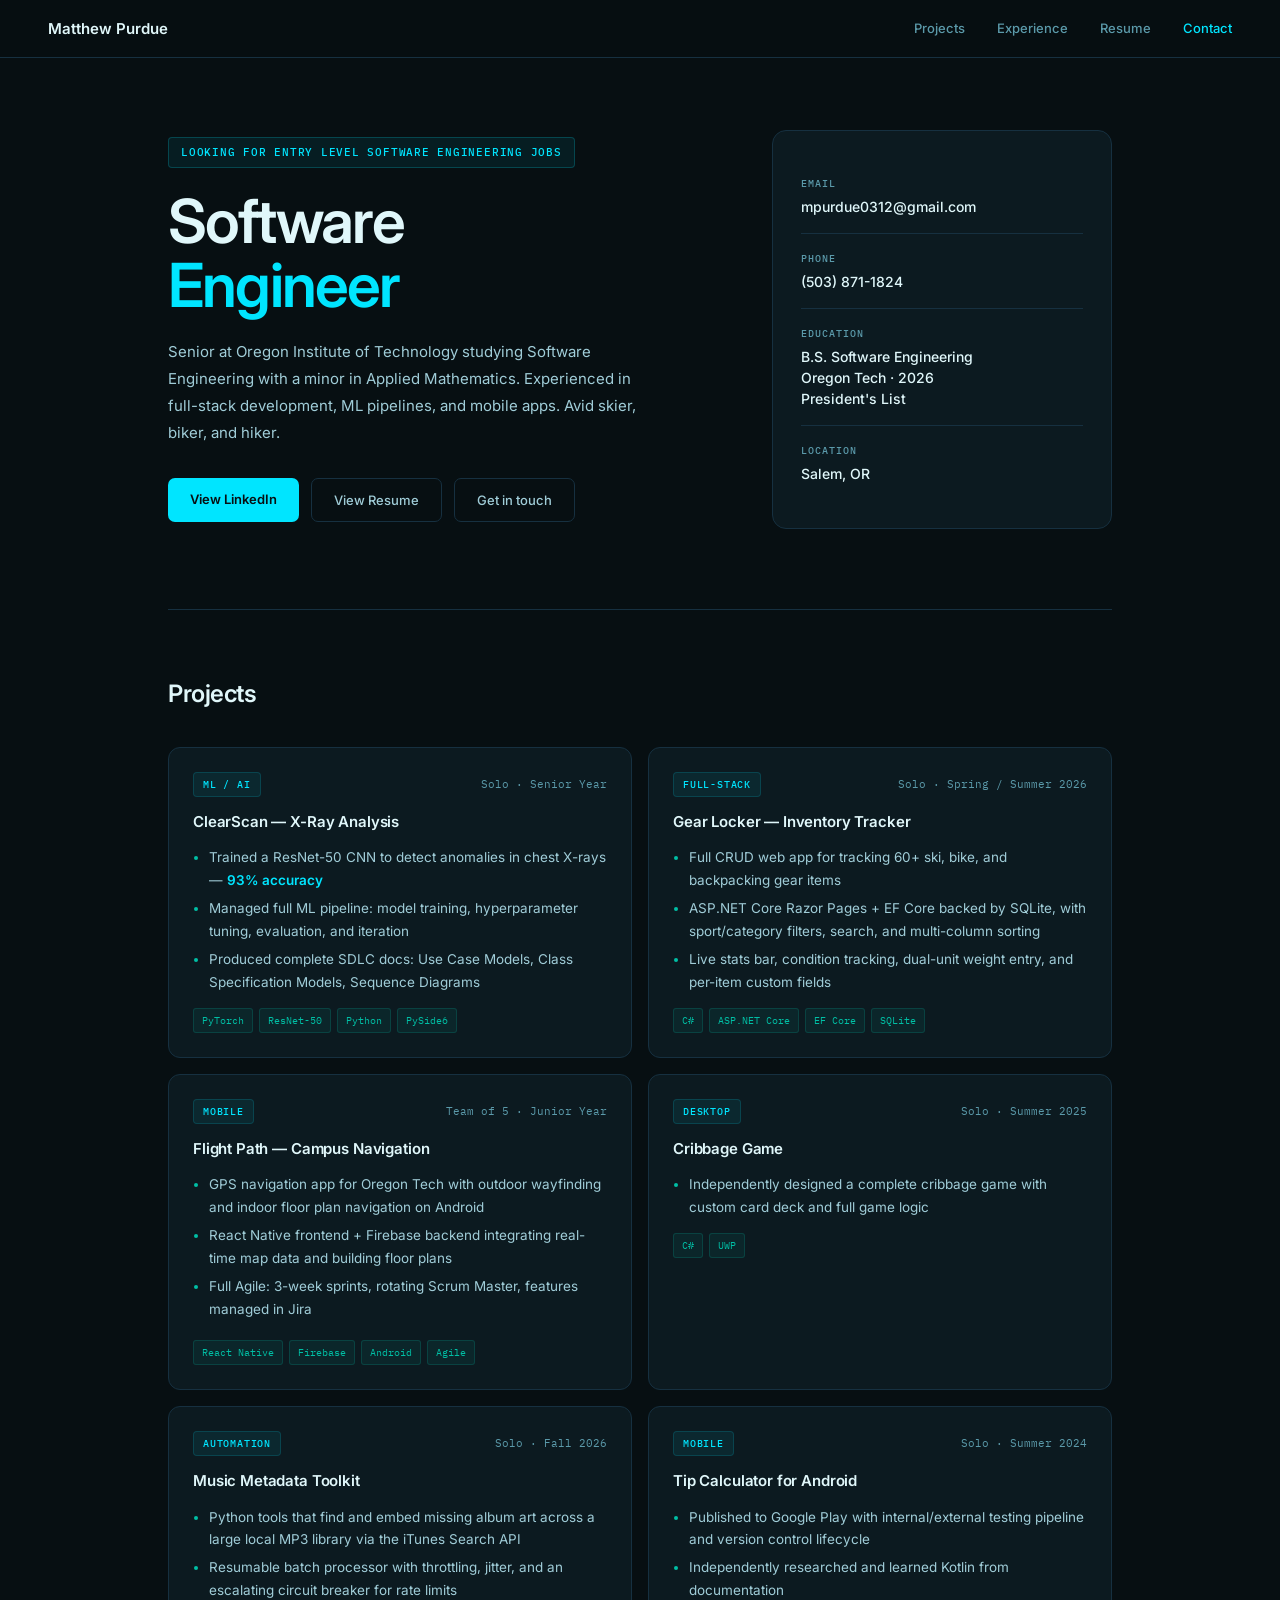
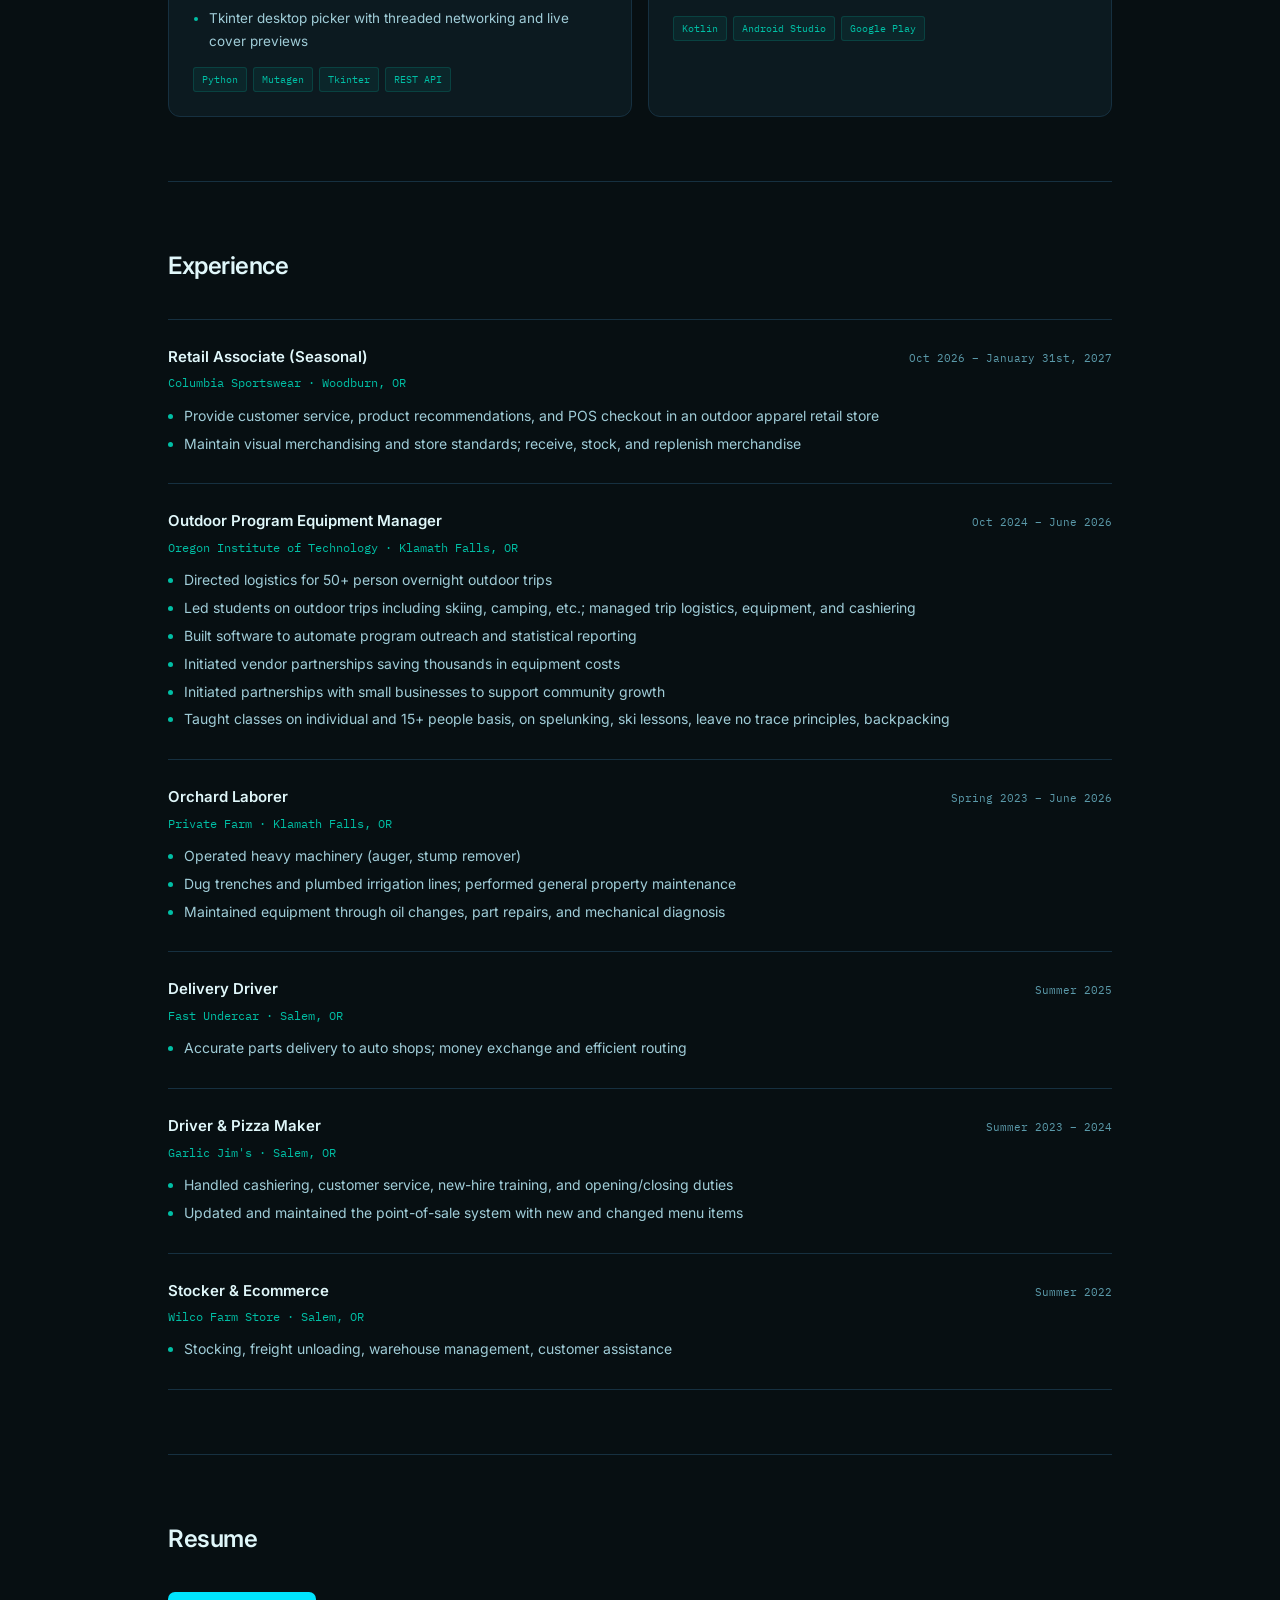
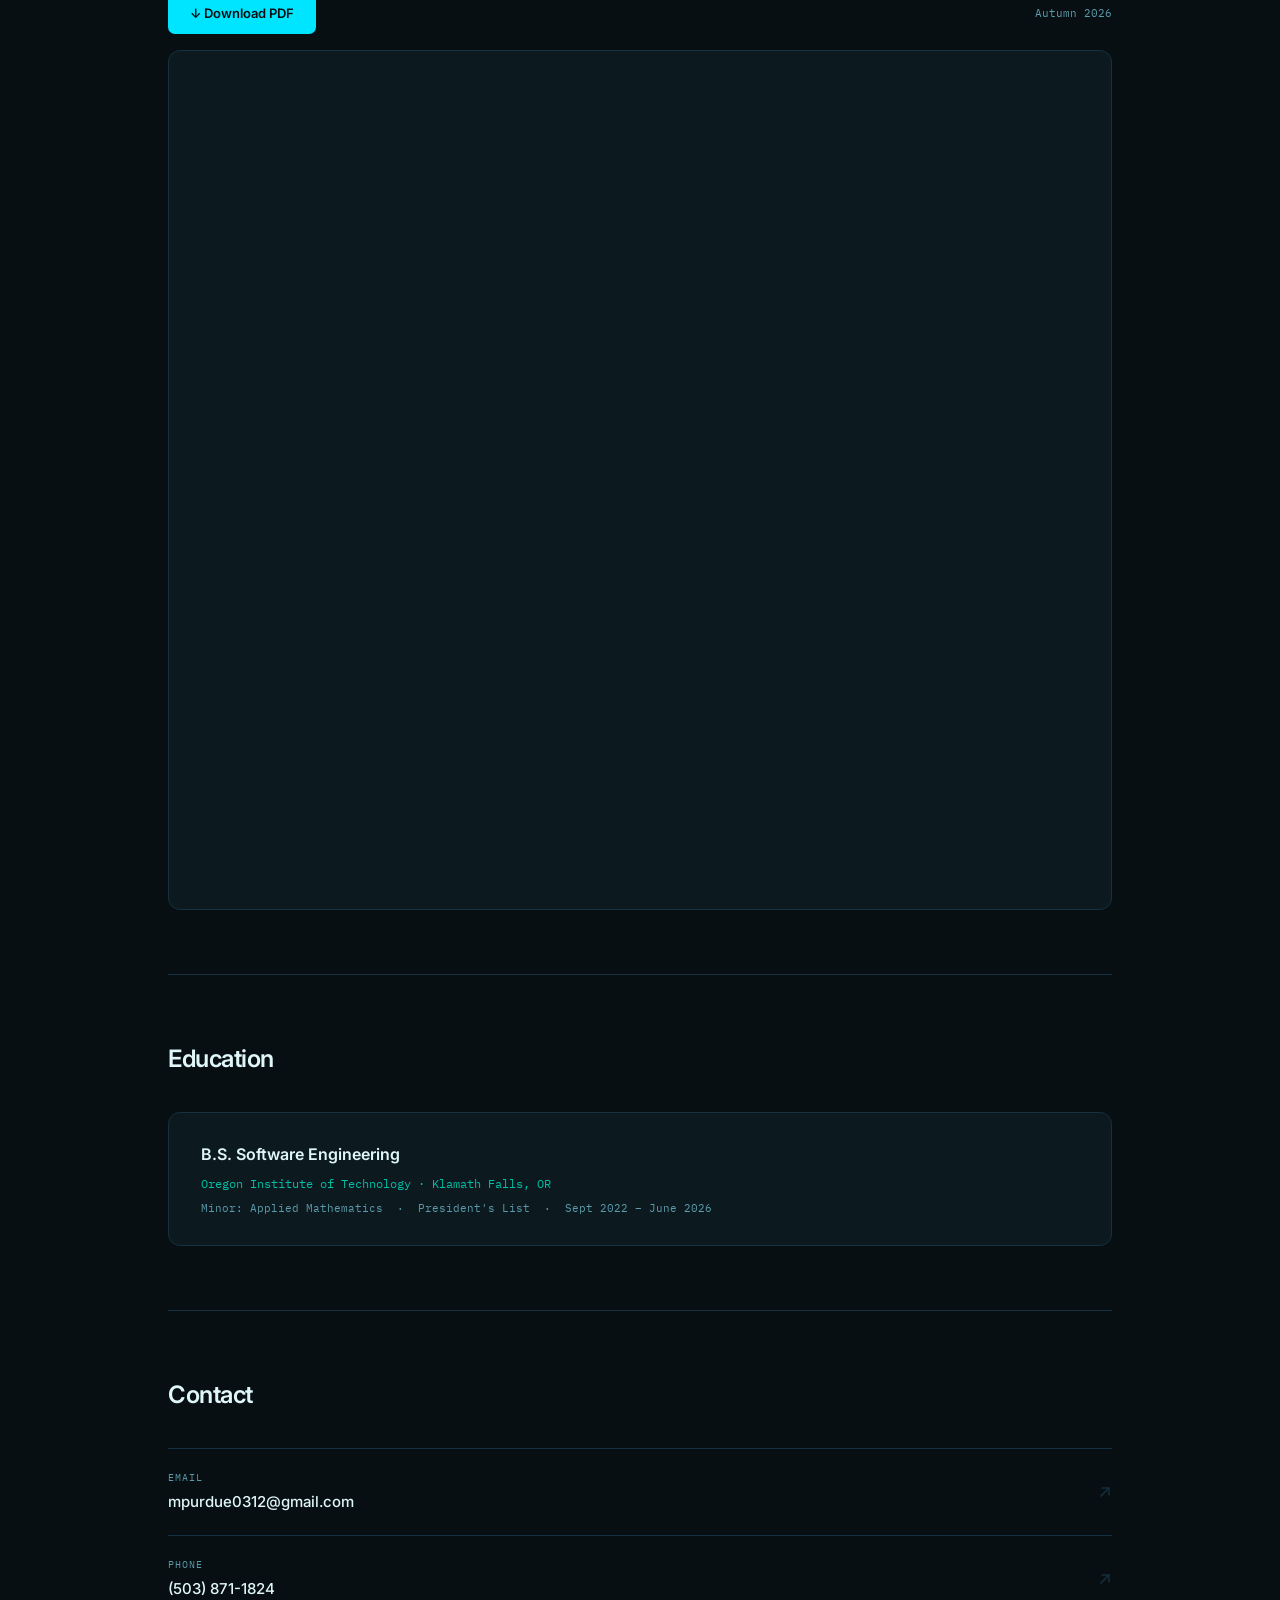
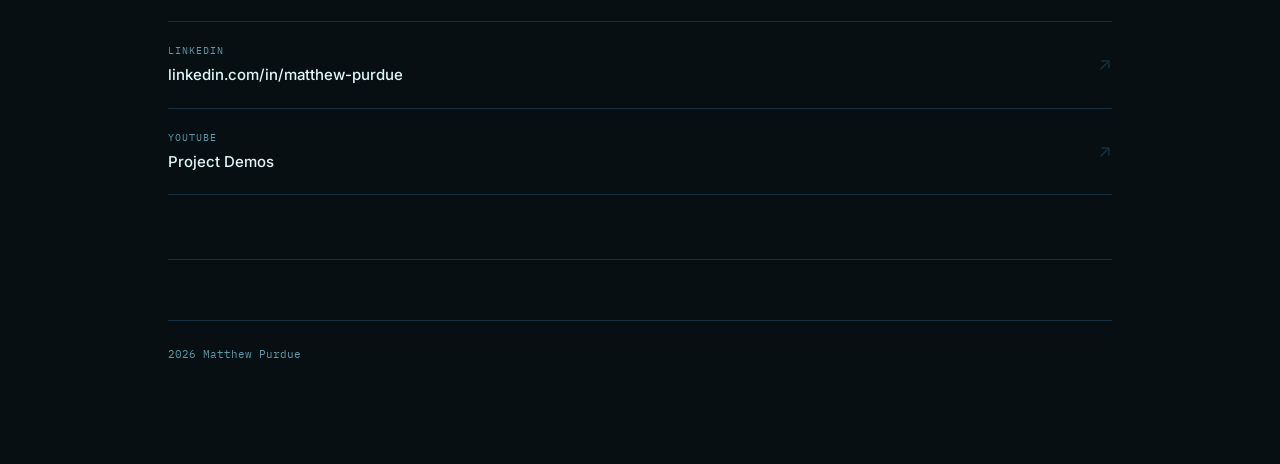
<file: wwwroot/index.html>
﻿<!DOCTYPE html>
<html lang="en">
<head>
    <meta charset="UTF-8">
    <meta name="viewport" content="width=device-width, initial-scale=1.0">
    <title>Matthew Purdue — Software Engineer</title>
    <link href="https://fonts.googleapis.com/css2?family=IBM+Plex+Mono:wght@400;500&family=Inter:wght@400;500;600&display=swap" rel="stylesheet">
    <link rel="stylesheet" href="style.css">
    <style>
        *, *::before, *::after {
            box-sizing: border-box;
            margin: 0;
            padding: 0;
        }

        :root {
            --bg: #070f12;
            --surface: #0c1a20;
            --surface2: #102028;
            --border: #163040;
            --text: #e0f7fa;
            --muted: #5b9aaa;
            --dim: #a0cdd8;
            --accent: #00e5ff;
            --accent-g: #00bfa5;
            --accent-bg: rgba(0, 229, 255, 0.07);
            --accent-gbg: rgba(0, 191, 165, 0.08);
        }

        html {
            scroll-behavior: smooth;
        }

        body {
            background: var(--bg);
            color: var(--text);
            font-family: 'Inter', sans-serif;
            font-size: 15px;
            line-height: 1.7;
        }

        nav {
            position: sticky;
            top: 0;
            z-index: 50;
            display: flex;
            justify-content: space-between;
            align-items: center;
            padding: 0 48px;
            height: 58px;
            background: rgba(7, 15, 18, 0.9);
            backdrop-filter: blur(14px);
            border-bottom: 1px solid var(--border);
        }

        .nav-name {
            font-size: 15px;
            font-weight: 600;
            color: var(--text);
        }

        .nav-links {
            display: flex;
            gap: 32px;
        }

            .nav-links a {
                font-size: 13px;
                font-weight: 500;
                color: var(--muted);
                text-decoration: none;
                transition: color 0.15s;
            }

                .nav-links a:hover, .nav-links a.active {
                    color: var(--accent);
                }

        .container {
            max-width: 1040px;
            margin: 0 auto;
            padding: 0 48px 100px;
        }

        .hero {
            display: grid;
            grid-template-columns: 1fr 340px;
            gap: 56px;
            align-items: center;
            padding: 72px 0 80px;
            border-bottom: 1px solid var(--border);
        }

        .hero-badge {
            display: inline-block;
            font-family: 'IBM Plex Mono', monospace;
            font-size: 11px;
            font-weight: 500;
            letter-spacing: 0.07em;
            text-transform: uppercase;
            color: var(--accent);
            background: var(--accent-bg);
            border: 1px solid rgba(0, 229, 255, 0.2);
            padding: 5px 12px;
            border-radius: 4px;
            margin-bottom: 22px;
        }

        .hero h1 {
            font-size: clamp(2.6rem, 5vw, 3.8rem);
            font-weight: 600;
            line-height: 1.05;
            letter-spacing: -0.03em;
            color: var(--text);
            margin-bottom: 20px;
        }

            .hero h1 span {
                color: var(--accent);
            }

        .hero-bio {
            font-size: 15px;
            color: var(--dim);
            line-height: 1.8;
            max-width: 480px;
            margin-bottom: 32px;
        }

        .hero-actions {
            display: flex;
            gap: 12px;
            flex-wrap: wrap;
        }

        .btn-primary {
            font-size: 13px;
            font-weight: 600;
            padding: 10px 22px;
            border-radius: 7px;
            background: var(--accent);
            color: var(--bg);
            text-decoration: none;
            transition: opacity 0.15s;
        }

            .btn-primary:hover {
                opacity: 0.88;
            }

        .btn-ghost {
            font-size: 13px;
            font-weight: 500;
            padding: 10px 22px;
            border-radius: 7px;
            background: transparent;
            color: var(--dim);
            border: 1px solid var(--border);
            text-decoration: none;
            transition: border-color 0.15s, color 0.15s;
        }

            .btn-ghost:hover {
                border-color: var(--accent);
                color: var(--accent);
            }

        .hero-card {
            background: var(--surface);
            border: 1px solid var(--border);
            border-radius: 14px;
            padding: 28px;
            display: flex;
            flex-direction: column;
        }

        .hero-card-row {
            display: flex;
            flex-direction: column;
            gap: 4px;
            padding: 16px 0;
        }

        .hero-card-divider {
            height: 1px;
            background: var(--border);
        }

        .card-label {
            font-family: 'IBM Plex Mono', monospace;
            font-size: 10px;
            font-weight: 500;
            letter-spacing: 0.1em;
            text-transform: uppercase;
            color: var(--muted);
        }

        .card-value {
            font-size: 14px;
            font-weight: 500;
            color: var(--text);
            text-decoration: none;
            line-height: 1.5;
        }

        a.card-value:hover {
            color: var(--accent);
        }

        .section {
            padding: 64px 0;
            border-bottom: 1px solid var(--border);
        }

        .section-title {
            font-size: 1.5rem;
            font-weight: 600;
            color: var(--text);
            letter-spacing: -0.02em;
            margin-bottom: 32px;
        }

        .projects-grid {
            display: grid;
            grid-template-columns: 1fr 1fr;
            gap: 16px;
        }

        .project-card {
            background: var(--surface);
            border: 1px solid var(--border);
            border-radius: 12px;
            padding: 24px;
            transition: border-color 0.2s, transform 0.2s;
            display: flex;
            flex-direction: column;
            position: relative;
        }

            .project-card:hover {
                border-color: rgba(0, 229, 255, 0.3);
                transform: translateY(-2px);
            }

        a.project-card {
            cursor: pointer;
            color: inherit;
        }

        .project-card-top {
            display: flex;
            justify-content: space-between;
            align-items: center;
            margin-bottom: 12px;
        }

        .project-badge {
            font-family: 'IBM Plex Mono', monospace;
            font-size: 10px;
            font-weight: 500;
            letter-spacing: 0.08em;
            text-transform: uppercase;
            color: var(--accent);
            background: var(--accent-bg);
            border: 1px solid rgba(0, 229, 255, 0.15);
            padding: 3px 9px;
            border-radius: 4px;
        }

        .project-meta {
            font-family: 'IBM Plex Mono', monospace;
            font-size: 11px;
            color: var(--muted);
        }

        .project-card h3 {
            font-size: 15px;
            font-weight: 600;
            color: var(--text);
            margin-bottom: 12px;
            letter-spacing: -0.01em;
        }

        .project-card ul {
            padding-left: 16px;
            margin-bottom: 14px;
            flex: 1;
        }

        .project-card li {
            font-size: 13.5px;
            color: var(--dim);
            margin-bottom: 5px;
        }

            .project-card li::marker {
                color: var(--accent-g);
            }

        .highlight {
            color: var(--accent);
        }

        .tag-row {
            display: flex;
            flex-wrap: wrap;
            gap: 6px;
        }

        .tag {
            font-family: 'IBM Plex Mono', monospace;
            font-size: 10px;
            color: var(--accent-g);
            background: var(--accent-gbg);
            border: 1px solid rgba(0, 191, 165, 0.18);
            padding: 3px 8px;
            border-radius: 3px;
        }

        .exp-item {
            padding: 24px 0;
            border-bottom: 1px solid var(--border);
        }

            .exp-item:first-of-type {
                border-top: 1px solid var(--border);
            }

        .exp-top {
            display: flex;
            justify-content: space-between;
            align-items: baseline;
            gap: 16px;
            margin-bottom: 4px;
        }

            .exp-top h3 {
                font-size: 15px;
                font-weight: 600;
                color: var(--text);
            }

        .exp-date {
            font-family: 'IBM Plex Mono', monospace;
            font-size: 11px;
            color: var(--muted);
            white-space: nowrap;
        }

        .exp-company {
            font-family: 'IBM Plex Mono', monospace;
            font-size: 12px;
            color: var(--accent-g);
            margin-bottom: 10px;
        }

        .exp-item ul {
            padding-left: 16px;
        }

        .exp-item li {
            font-size: 14px;
            color: var(--dim);
            margin-bottom: 4px;
        }

            .exp-item li::marker {
                color: var(--accent-g);
            }

        .skills-block {
            display: flex;
            flex-direction: column;
        }

        .skill-row {
            display: grid;
            grid-template-columns: 110px 1fr;
            gap: 20px;
            align-items: start;
            padding: 18px 0;
            border-bottom: 1px solid var(--border);
        }

            .skill-row:first-child {
                border-top: 1px solid var(--border);
            }

        .skill-row-label {
            font-family: 'IBM Plex Mono', monospace;
            font-size: 11px;
            color: var(--muted);
            padding-top: 4px;
            letter-spacing: 0.04em;
        }

        .skill-tags {
            display: flex;
            flex-wrap: wrap;
            gap: 7px;
        }

        .skill-tag {
            font-family: 'IBM Plex Mono', monospace;
            font-size: 12px;
            color: var(--dim);
            background: var(--surface2);
            border: 1px solid var(--border);
            padding: 5px 11px;
            border-radius: 5px;
            transition: border-color 0.15s, color 0.15s;
        }

            .skill-tag:hover {
                border-color: var(--accent);
                color: var(--accent);
            }

        .edu-block {
            background: var(--surface);
            border: 1px solid var(--border);
            border-radius: 12px;
            padding: 28px 32px;
        }

        .edu-degree {
            font-size: 16px;
            font-weight: 600;
            color: var(--text);
            margin-bottom: 6px;
        }

        .edu-school {
            font-family: 'IBM Plex Mono', monospace;
            font-size: 12px;
            color: var(--accent-g);
            margin-bottom: 4px;
        }

        .edu-detail {
            font-family: 'IBM Plex Mono', monospace;
            font-size: 11px;
            color: var(--muted);
        }

        /* RESUME SECTION */
        .resume-wrapper {
            display: flex;
            flex-direction: column;
            gap: 16px;
        }

        .resume-actions {
            display: flex;
            align-items: center;
            justify-content: space-between;
        }

        .resume-hint {
            font-family: 'IBM Plex Mono', monospace;
            font-size: 11px;
            color: var(--muted);
        }

        .resume-embed {
            width: 100%;
            height: 860px;
            border: 1px solid var(--border);
            border-radius: 12px;
            overflow: hidden;
            background: var(--surface);
        }

            .resume-embed iframe {
                width: 100%;
                height: 100%;
                border: none;
                border-radius: 12px;
            }

        /* CONTACT */
        .contact-list {
            display: flex;
            flex-direction: column;
        }

        .contact-item {
            display: flex;
            justify-content: space-between;
            align-items: center;
            padding: 20px 0;
            border-bottom: 1px solid var(--border);
            text-decoration: none;
            transition: padding-left 0.15s;
        }

            .contact-item:first-child {
                border-top: 1px solid var(--border);
            }

            .contact-item:hover {
                padding-left: 8px;
            }

        .contact-left {
            display: flex;
            flex-direction: column;
            gap: 3px;
        }

        .contact-type {
            font-family: 'IBM Plex Mono', monospace;
            font-size: 10px;
            letter-spacing: 0.1em;
            text-transform: uppercase;
            color: var(--muted);
        }

        .contact-value {
            font-size: 15px;
            font-weight: 500;
            color: var(--text);
        }

        .contact-arrow {
            font-size: 18px;
            color: var(--border);
            transition: color 0.15s, transform 0.15s;
        }

        .contact-item:hover .contact-arrow {
            color: var(--accent);
            transform: translate(2px, -2px);
        }

        footer {
            margin-top: 60px;
            padding-top: 24px;
            border-top: 1px solid var(--border);
            display: flex;
            justify-content: space-between;
            font-family: 'IBM Plex Mono', monospace;
            font-size: 11px;
            color: var(--muted);
        }

        @media (max-width: 800px) {
            nav {
                padding: 0 20px;
            }

            .nav-links {
                gap: 20px;
            }

            .container {
                padding: 0 20px 80px;
            }

            .hero {
                grid-template-columns: 1fr;
                padding: 48px 0 56px;
                gap: 32px;
            }

            .hero-card {
                display: none;
            }

            .projects-grid {
                grid-template-columns: 1fr;
            }

            .exp-top {
                flex-direction: column;
                gap: 2px;
            }

            .skill-row {
                grid-template-columns: 1fr;
                gap: 10px;
            }

            .resume-card {
                padding: 24px 20px;
            }

            .resume-actions {
                flex-direction: column;
                align-items: flex-start;
                gap: 12px;
            }

            footer {
                flex-direction: column;
                gap: 4px;
            }
        }
    </style>
</head>
<body>

    <nav>
        <span class="nav-name">Matthew Purdue</span>
        <div class="nav-links">
            <a href="#projects">Projects</a>
            <a href="#experience">Experience</a>
            <a href="#resume">Resume</a>
            <a href="#contact">Contact</a>
        </div>
    </nav>

    <div class="container">

        <!-- HERO -->
        <section class="hero">
            <div class="hero-left">
                <span class="hero-badge">Looking for entry level software engineering jobs</span>
                <h1>Software<br><span>Engineer</span></h1>
                <p class="hero-bio">Senior at Oregon Institute of Technology studying Software Engineering with a minor in Applied Mathematics. Experienced in full-stack development, ML pipelines, and mobile apps. Avid skier, biker, and hiker.</p>
                <div class="hero-actions">
                    <a href="https://www.linkedin.com/in/matthew-purdue" target="_blank" class="btn-primary">View LinkedIn</a>
                    <a href="#resume" class="btn-ghost">View Resume</a>
                    <a href="#contact" class="btn-ghost">Get in touch</a>
                </div>
            </div>
            <div class="hero-card">
                <div class="hero-card-row">
                    <span class="card-label">Email</span>
                    <span class="card-value">mpurdue0312@gmail.com</span>
                </div>
                <div class="hero-card-divider"></div>
                <div class="hero-card-row">
                    <span class="card-label">Phone</span>
                    <span class="card-value">(503) 871-1824</span>
                </div>
                <div class="hero-card-divider"></div>
                <div class="hero-card-row">
                    <span class="card-label">Education</span>
                    <span class="card-value">B.S. Software Engineering<br>Oregon Tech · 2026<br />President's List<br /></span>
                </div>
                <div class="hero-card-divider"></div>
                <div class="hero-card-row">
                    <span class="card-label">Location</span>
                    <span class="card-value">Salem, OR</span>
                </div>
            </div>
        </section>

        <!-- PROJECTS -->
        <section class="section" id="projects">
            <h2 class="section-title">Projects</h2>
            <div class="projects-grid">

                <a href="project-clearscan.html" class="project-card" style="text-decoration:none;display:block;">
                    <div class="project-card-top">
                        <span class="project-badge">ML / AI</span>
                        <span class="project-meta">Solo · Senior Year</span>
                    </div>
                    <h3>ClearScan — X-Ray Analysis</h3>
                    <ul>
                        <li>Trained a ResNet-50 CNN to detect anomalies in chest X-rays — <strong class="highlight">93% accuracy</strong></li>
                        <li>Managed full ML pipeline: model training, hyperparameter tuning, evaluation, and iteration</li>
                        <li>Produced complete SDLC docs: Use Case Models, Class Specification Models, Sequence Diagrams</li>
                    </ul>
                    <div class="tag-row">
                        <span class="tag">PyTorch</span>
                        <span class="tag">ResNet-50</span>
                        <span class="tag">Python</span>
                        <span class="tag">PySide6</span>
                    </div>
                </a>

                <a href="project-gearlocker.html" class="project-card" style="text-decoration:none;display:block;">
                    <div class="project-card-top">
                        <span class="project-badge">Full-Stack</span>
                        <span class="project-meta">Solo · Spring / Summer 2026</span>
                    </div>
                    <h3>Gear Locker — Inventory Tracker</h3>
                    <ul>
                        <li>Full CRUD web app for tracking 60+ ski, bike, and backpacking gear items</li>
                        <li>ASP.NET Core Razor Pages + EF Core backed by SQLite, with sport/category filters, search, and multi-column sorting</li>
                        <li>Live stats bar, condition tracking, dual-unit weight entry, and per-item custom fields</li>
                    </ul>
                    <div class="tag-row">
                        <span class="tag">C#</span>
                        <span class="tag">ASP.NET Core</span>
                        <span class="tag">EF Core</span>
                        <span class="tag">SQLite</span>
                    </div>
                </a>

                <div class="project-card">
                    <div class="project-card-top">
                        <span class="project-badge">Mobile</span>
                        <span class="project-meta">Team of 5 · Junior Year</span>
                    </div>
                    <h3>Flight Path — Campus Navigation</h3>
                    <ul>
                        <li>GPS navigation app for Oregon Tech with outdoor wayfinding and indoor floor plan navigation on Android</li>
                        <li>React Native frontend + Firebase backend integrating real-time map data and building floor plans</li>
                        <li>Full Agile: 3-week sprints, rotating Scrum Master, features managed in Jira</li>
                    </ul>
                    <div class="tag-row">
                        <span class="tag">React Native</span>
                        <span class="tag">Firebase</span>
                        <span class="tag">Android</span>
                        <span class="tag">Agile</span>
                    </div>
                </div>

                <a href="project-cribbage.html" class="project-card" style="text-decoration:none;display:block;">
                    <div class="project-card-top">
                        <span class="project-badge">Desktop</span>
                        <span class="project-meta">Solo · Summer 2025</span>
                    </div>
                    <h3>Cribbage Game</h3>
                    <ul>
                        <li>Independently designed a complete cribbage game with custom card deck and full game logic</li>
                    </ul>
                    <div class="tag-row">
                        <span class="tag">C#</span>
                        <span class="tag">UWP</span>
                    </div>
                </a>

                <a href="project-musicmetadata.html" class="project-card" style="text-decoration:none;display:block;">
                    <div class="project-card-top">
                        <span class="project-badge">Automation</span>
                        <span class="project-meta">Solo · Fall 2026</span>
                    </div>
                    <h3>Music Metadata Toolkit</h3>
                    <ul>
                        <li>Python tools that find and embed missing album art across a large local MP3 library via the iTunes Search API</li>
                        <li>Resumable batch processor with throttling, jitter, and an escalating circuit breaker for rate limits</li>
                        <li>Tkinter desktop picker with threaded networking and live cover previews</li>
                    </ul>
                    <div class="tag-row">
                        <span class="tag">Python</span>
                        <span class="tag">Mutagen</span>
                        <span class="tag">Tkinter</span>
                        <span class="tag">REST API</span>
                    </div>
                </a>

                <a href="project-tipcalc.html" class="project-card" style="text-decoration:none;display:block;">
                        <div class="project-card-top">
                            <span class="project-badge">Mobile</span>
                            <span class="project-meta">Solo · Summer 2024</span>
                        </div>
                        <h3>Tip Calculator for Android</h3>
                        <ul>
                            <li>Published to Google Play with internal/external testing pipeline and version control lifecycle</li>
                            <li>Independently researched and learned Kotlin from documentation</li>
                        </ul>
                        <div class="tag-row">
                            <span class="tag">Kotlin</span>
                            <span class="tag">Android Studio</span>
                            <span class="tag">Google Play</span>
                        </div>
                </a>
            </div>
        </section>

        <!-- EXPERIENCE -->
        <section class="section" id="experience">
            <h2 class="section-title">Experience</h2>

            <div class="exp-item">
                <div class="exp-top">
                    <h3>Retail Associate (Seasonal)</h3>
                    <span class="exp-date">Oct 2026 – January 31st, 2027</span>
                </div>
                <div class="exp-company">Columbia Sportswear · Woodburn, OR</div>
                <ul>
                    <li>Provide customer service, product recommendations, and POS checkout in an outdoor apparel retail store</li>
                    <li>Maintain visual merchandising and store standards; receive, stock, and replenish merchandise</li>
                </ul>
            </div>

            <div class="exp-item">
                <div class="exp-top">
                    <h3>Outdoor Program Equipment Manager</h3>
                    <span class="exp-date">Oct 2024 – June 2026</span>
                </div>
                <div class="exp-company">Oregon Institute of Technology · Klamath Falls, OR</div>
                <ul>
                    <li>Directed logistics for 50+ person overnight outdoor trips</li>
                    <li>Led students on outdoor trips including skiing, camping, etc.; managed trip logistics, equipment, and cashiering</li>
                    <li>Built software to automate program outreach and statistical reporting</li>
                    <li>Initiated vendor partnerships saving thousands in equipment costs</li>
                    <li>Initiated partnerships with small businesses to support community growth</li>
                    <li>Taught classes on individual and 15+ people basis, on spelunking, ski lessons, leave no trace principles, backpacking</li>
                </ul>
            </div>

            <div class="exp-item">
                <div class="exp-top">
                    <h3>Orchard Laborer</h3>
                    <span class="exp-date">Spring 2023 – June 2026</span>
                </div>
                <div class="exp-company">Private Farm · Klamath Falls, OR</div>
                <ul>
                    <li>Operated heavy machinery (auger, stump remover)</li>
                    <li>Dug trenches and plumbed irrigation lines; performed general property maintenance</li>
                    <li>Maintained equipment through oil changes, part repairs, and mechanical diagnosis</li>
                </ul>
            </div>

            <div class="exp-item">
                <div class="exp-top">
                    <h3>Delivery Driver</h3>
                    <span class="exp-date">Summer 2025</span>
                </div>
                <div class="exp-company">Fast Undercar · Salem, OR</div>
                <ul>
                    <li>Accurate parts delivery to auto shops; money exchange and efficient routing</li>
                </ul>
            </div>

            <div class="exp-item">
                <div class="exp-top">
                    <h3>Driver &amp; Pizza Maker</h3>
                    <span class="exp-date">Summer 2023 – 2024</span>
                </div>
                <div class="exp-company">Garlic Jim's · Salem, OR</div>
                <ul>
                    <li>Handled cashiering, customer service, new-hire training, and opening/closing duties</li>
                    <li>Updated and maintained the point-of-sale system with new and changed menu items</li>
                </ul>
            </div>

            <div class="exp-item">
                <div class="exp-top">
                    <h3>Stocker &amp; Ecommerce</h3>
                    <span class="exp-date">Summer 2022</span>
                </div>
                <div class="exp-company">Wilco Farm Store · Salem, OR</div>
                <ul>
                    <li>Stocking, freight unloading, warehouse management, customer assistance</li>
                </ul>
            </div>

        </section>

        <!-- RESUME -->
        <section class="section" id="resume">
            <h2 class="section-title">Resume</h2>
            <div class="resume-wrapper">
                <div class="resume-actions">
                    <a href="Resources/Purdue Resume Autumn 2026.pdf" download class="btn-primary">↓ Download PDF</a>
                    <span class="resume-hint">Autumn 2026</span>
                </div>
                <div class="resume-embed">
                    <iframe src="Resources/Purdue Resume Autumn 2026.pdf" title="Matthew Purdue Resume"></iframe>
                </div>
            </div>
        </section>

        <!-- EDUCATION -->
        <section class="section" id="education">
            <h2 class="section-title">Education</h2>
            <div class="edu-block">
                <div class="edu-degree">B.S. Software Engineering</div>
                <div class="edu-school">Oregon Institute of Technology · Klamath Falls, OR</div>
                <div class="edu-detail">Minor: Applied Mathematics &nbsp;·&nbsp; President's List &nbsp;·&nbsp; Sept 2022 – June 2026</div>
            </div>
        </section>

        <!-- CONTACT -->
        <section class="section" id="contact">
            <h2 class="section-title">Contact</h2>
            <div class="contact-list">
                <a href="mailto:mpurdue0312@gmail.com" class="contact-item">
                    <div class="contact-left">
                        <span class="contact-type">Email</span>
                        <span class="contact-value">mpurdue0312@gmail.com</span>
                    </div>
                    <span class="contact-arrow">↗</span>
                </a>
                <a href="tel:5038711824" class="contact-item">
                    <div class="contact-left">
                        <span class="contact-type">Phone</span>
                        <span class="contact-value">(503) 871-1824</span>
                    </div>
                    <span class="contact-arrow">↗</span>
                </a>
                <a href="https://www.linkedin.com/in/matthew-purdue" target="_blank" class="contact-item">
                    <div class="contact-left">
                        <span class="contact-type">LinkedIn</span>
                        <span class="contact-value">linkedin.com/in/matthew-purdue</span>
                    </div>
                    <span class="contact-arrow">↗</span>
                </a>
                <a href="https://www.youtube.com/@MatthewPurdue" target="_blank" class="contact-item">
                    <div class="contact-left">
                        <span class="contact-type">YouTube</span>
                        <span class="contact-value">Project Demos</span>
                    </div>
                    <span class="contact-arrow">↗</span>
                </a>
            </div>
        </section>

        <footer>
            <span>2026 Matthew Purdue</span>
        </footer>

    </div>

    <script>
        const sections = document.querySelectorAll('section[id]');
        const navLinks = document.querySelectorAll('.nav-links a');
        const observer = new IntersectionObserver((entries) => {
            entries.forEach(entry => {
                if (entry.isIntersecting) {
                    navLinks.forEach(link => {
                        link.classList.toggle('active', link.getAttribute('href') === '#' + entry.target.id);
                    });
                }
            });
        }, { rootMargin: '-40% 0px -55% 0px' });
        sections.forEach(s => observer.observe(s));
    </script>
</body>
</html>
</file>
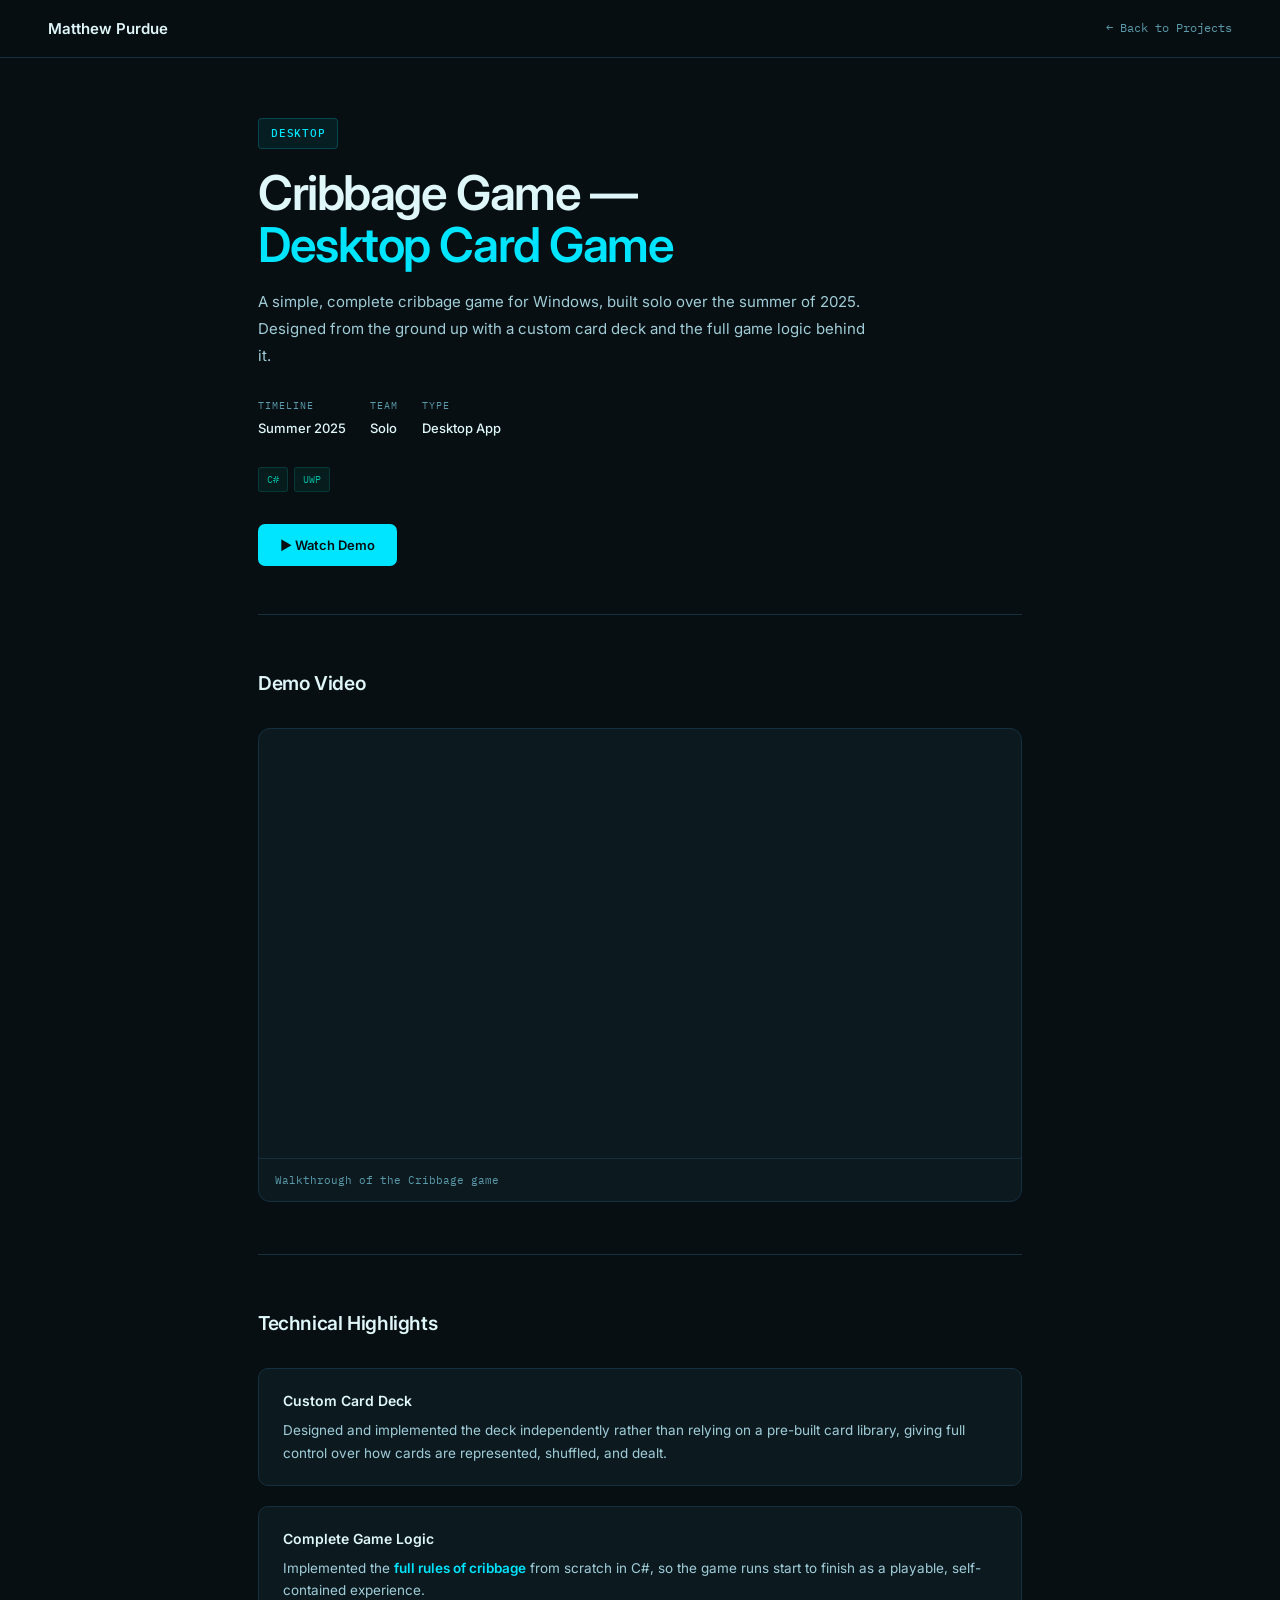
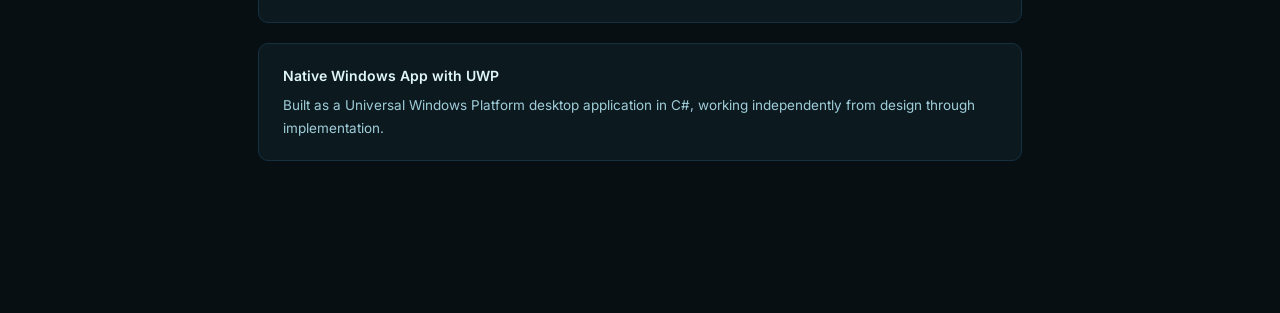
<file: wwwroot/project-cribbage.html>
﻿<!DOCTYPE html>
<html lang="en">
<head>
    <meta charset="UTF-8">
    <meta name="viewport" content="width=device-width, initial-scale=1.0">
    <title>Cribbage Game — Matthew Purdue</title>
    <link href="https://fonts.googleapis.com/css2?family=IBM+Plex+Mono:wght@400;500&family=Inter:wght@400;500;600&display=swap" rel="stylesheet">
    <link rel="stylesheet" href="style.css">
</head>
<body>

    <nav>
        <a href="index.html" class="nav-name">Matthew Purdue</a>
        <a href="index.html#projects" class="nav-back">← Back to Projects</a>
    </nav>

    <div class="container">

        <div class="project-hero">
            <span class="project-badge">Desktop</span>
            <h1>Cribbage Game —<br><span>Desktop Card Game</span></h1>
            <p class="project-desc">
                A simple, complete cribbage game for Windows, built solo over the summer of 2025. Designed from the ground up with a custom card deck and the full game logic behind it.
            </p>
            <div class="meta-row">
                <div class="meta-item">
                    <span class="meta-label">Timeline</span>
                    <span class="meta-value">Summer 2025</span>
                </div>
                <div class="meta-item">
                    <span class="meta-label">Team</span>
                    <span class="meta-value">Solo</span>
                </div>
                <div class="meta-item">
                    <span class="meta-label">Type</span>
                    <span class="meta-value">Desktop App</span>
                </div>
            </div>
            <div class="tag-row" style="margin-bottom:24px;">
                <span class="tag">C#</span>
                <span class="tag">UWP</span>
            </div>
            <a href="https://youtu.be/Ze7ngLqUZ1Y" target="_blank" class="btn-demo">▶ Watch Demo</a>
        </div>

        <!-- DEMO VIDEO -->
        <div class="section">
            <h2 class="section-title">Demo Video</h2>
            <div class="media-grid">
                <div class="media-item">
                    <iframe src="https://www.youtube.com/embed/Ze7ngLqUZ1Y" allowfullscreen></iframe>
                    <div class="media-caption">Walkthrough of the Cribbage game</div>
                </div>
            </div>
        </div>

        <!-- FEATURES -->
        <div class="section">
            <h2 class="section-title">Technical Highlights</h2>
            <div class="feature-list">
                <div class="feature-item">
                    <h4>Custom Card Deck</h4>
                    <p>Designed and implemented the deck independently rather than relying on a pre-built card library, giving full control over how cards are represented, shuffled, and dealt.</p>
                </div>
                <div class="feature-item">
                    <h4>Complete Game Logic</h4>
                    <p>Implemented the <span class="highlight">full rules of cribbage</span> from scratch in C#, so the game runs start to finish as a playable, self-contained experience.</p>
                </div>
                <div class="feature-item">
                    <h4>Native Windows App with UWP</h4>
                    <p>Built as a Universal Windows Platform desktop application in C#, working independently from design through implementation.</p>
                </div>
            </div>
        </div>

    </div>

</body>
</html>
</file>
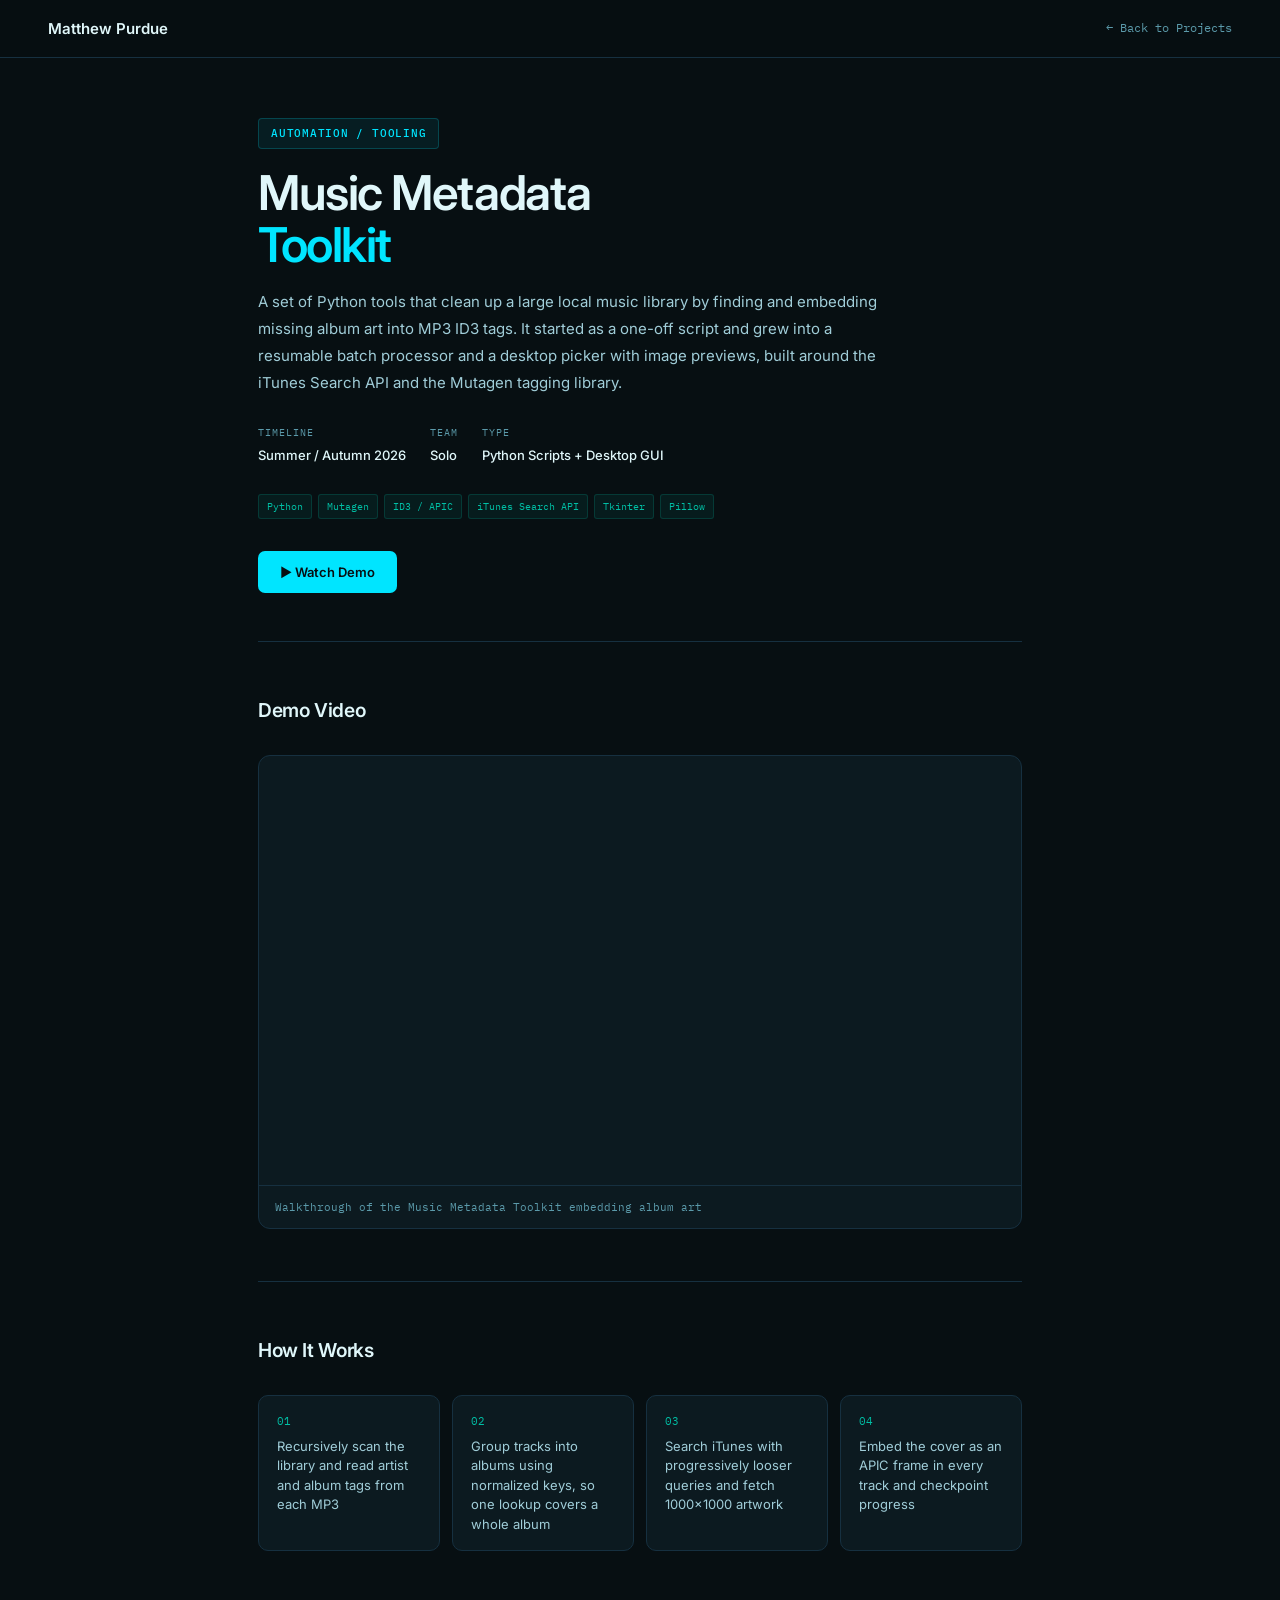
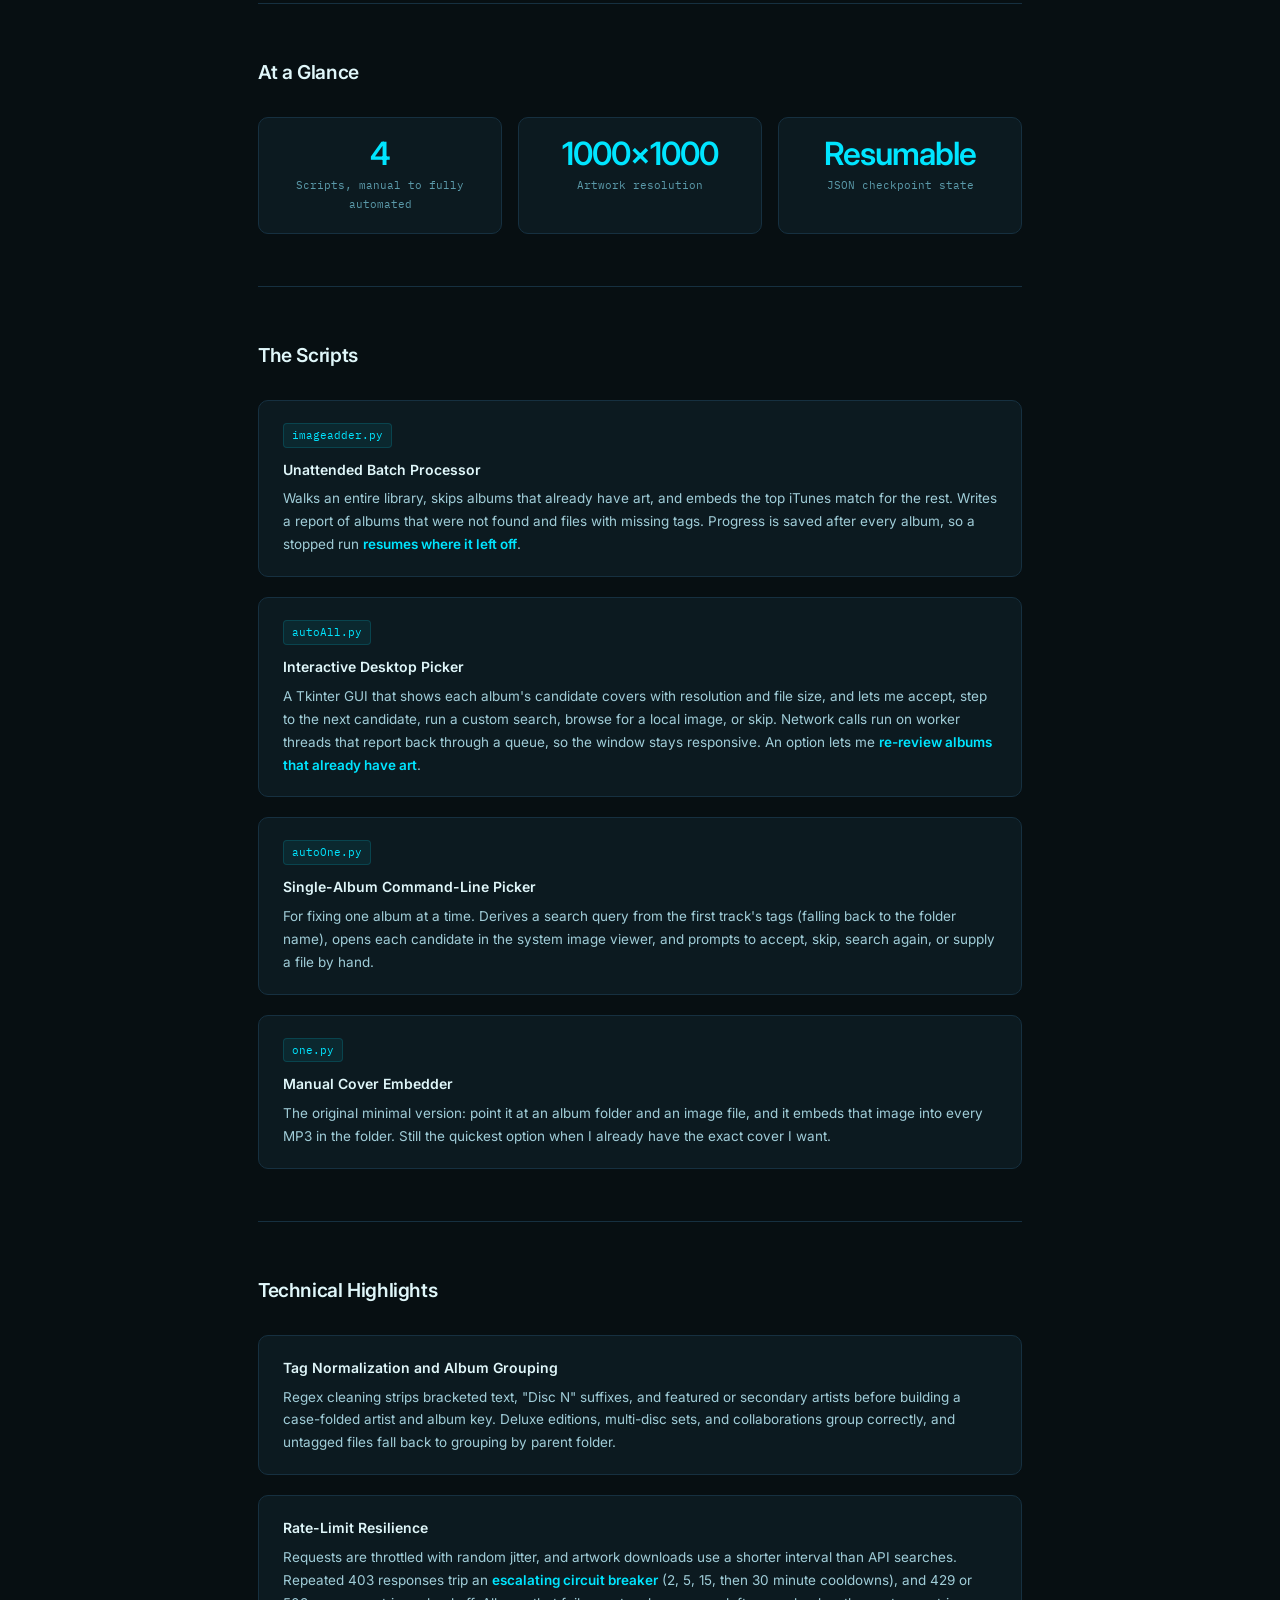
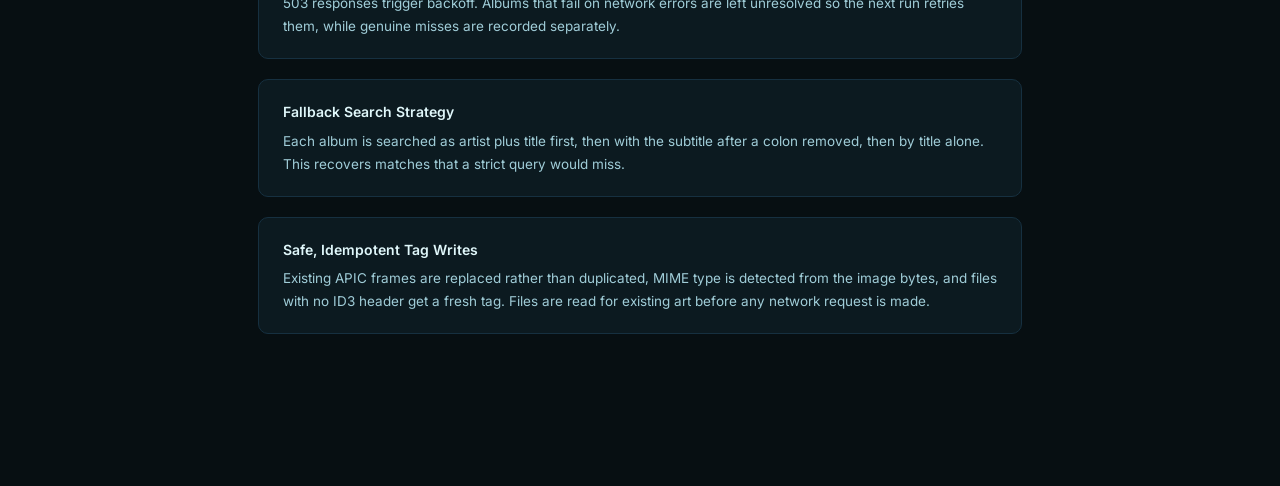
<file: wwwroot/project-musicmetadata.html>
﻿<!DOCTYPE html>
<html lang="en">
<head>
    <meta charset="UTF-8">
    <meta name="viewport" content="width=device-width, initial-scale=1.0">
    <title>Music Metadata — Matthew Purdue</title>
    <link href="https://fonts.googleapis.com/css2?family=IBM+Plex+Mono:wght@400;500&family=Inter:wght@400;500;600&display=swap" rel="stylesheet">
    <link rel="stylesheet" href="style.css">
</head>
<body>

    <nav>
        <a href="index.html" class="nav-name">Matthew Purdue</a>
        <a href="index.html#projects" class="nav-back">← Back to Projects</a>
    </nav>

    <div class="container">

        <div class="project-hero">
            <span class="project-badge">Automation / Tooling</span>
            <h1>Music Metadata<br><span>Toolkit</span></h1>
            <p class="project-desc">
                A set of Python tools that clean up a large local music library by finding and embedding missing album art into MP3 ID3 tags. It started as a one-off script and grew into a resumable batch processor and a desktop picker with image previews, built around the iTunes Search API and the Mutagen tagging library.
            </p>
            <div class="meta-row">
                <div class="meta-item">
                    <span class="meta-label">Timeline</span>
                    <span class="meta-value">Summer / Autumn 2026</span>
                </div>
                <div class="meta-item">
                    <span class="meta-label">Team</span>
                    <span class="meta-value">Solo</span>
                </div>
                <div class="meta-item">
                    <span class="meta-label">Type</span>
                    <span class="meta-value">Python Scripts + Desktop GUI</span>
                </div>
            </div>
            <div class="tag-row">
                <span class="tag">Python</span>
                <span class="tag">Mutagen</span>
                <span class="tag">ID3 / APIC</span>
                <span class="tag">iTunes Search API</span>
                <span class="tag">Tkinter</span>
                <span class="tag">Pillow</span>
            </div>
            <a href="https://youtu.be/5VEXNGpCzzA" target="_blank" class="btn-demo">▶ Watch Demo</a>
        </div>

        <!-- DEMO VIDEO -->
        <div class="section">
            <h2 class="section-title">Demo Video</h2>
            <div class="media-grid">
                <div class="media-item">
                    <iframe src="https://www.youtube.com/embed/5VEXNGpCzzA" allowfullscreen></iframe>
                    <div class="media-caption">Walkthrough of the Music Metadata Toolkit embedding album art</div>
                </div>
            </div>
        </div>

        <!-- OVERVIEW -->
        <div class="section">
            <h2 class="section-title">How It Works</h2>
            <div class="flow">
                <div class="flow-step">
                    <div class="flow-num">01</div>
                    <p>Recursively scan the library and read artist and album tags from each MP3</p>
                </div>
                <div class="flow-step">
                    <div class="flow-num">02</div>
                    <p>Group tracks into albums using normalized keys, so one lookup covers a whole album</p>
                </div>
                <div class="flow-step">
                    <div class="flow-num">03</div>
                    <p>Search iTunes with progressively looser queries and fetch 1000×1000 artwork</p>
                </div>
                <div class="flow-step">
                    <div class="flow-num">04</div>
                    <p>Embed the cover as an APIC frame in every track and checkpoint progress</p>
                </div>
            </div>
        </div>

        <!-- STATS -->
        <div class="section">
            <h2 class="section-title">At a Glance</h2>
            <div class="stats-row">
                <div class="stat-card">
                    <div class="stat-num">4</div>
                    <div class="stat-label">Scripts, manual to fully automated</div>
                </div>
                <div class="stat-card">
                    <div class="stat-num">1000×1000</div>
                    <div class="stat-label">Artwork resolution</div>
                </div>
                <div class="stat-card">
                    <div class="stat-num">Resumable</div>
                    <div class="stat-label">JSON checkpoint state</div>
                </div>
            </div>
        </div>

        <!-- SCRIPTS -->
        <div class="section">
            <h2 class="section-title">The Scripts</h2>
            <div class="feature-list">
                <div class="feature-item">
                    <span class="script-file">imageadder.py</span>
                    <h4>Unattended Batch Processor</h4>
                    <p>Walks an entire library, skips albums that already have art, and embeds the top iTunes match for the rest. Writes a report of albums that were not found and files with missing tags. Progress is saved after every album, so a stopped run <span class="highlight">resumes where it left off</span>.</p>
                </div>
                <div class="feature-item">
                    <span class="script-file">autoAll.py</span>
                    <h4>Interactive Desktop Picker</h4>
                    <p>A Tkinter GUI that shows each album's candidate covers with resolution and file size, and lets me accept, step to the next candidate, run a custom search, browse for a local image, or skip. Network calls run on worker threads that report back through a queue, so the window stays responsive. An option lets me <span class="highlight">re-review albums that already have art</span>.</p>
                </div>
                <div class="feature-item">
                    <span class="script-file">autoOne.py</span>
                    <h4>Single-Album Command-Line Picker</h4>
                    <p>For fixing one album at a time. Derives a search query from the first track's tags (falling back to the folder name), opens each candidate in the system image viewer, and prompts to accept, skip, search again, or supply a file by hand.</p>
                </div>
                <div class="feature-item">
                    <span class="script-file">one.py</span>
                    <h4>Manual Cover Embedder</h4>
                    <p>The original minimal version: point it at an album folder and an image file, and it embeds that image into every MP3 in the folder. Still the quickest option when I already have the exact cover I want.</p>
                </div>
            </div>
        </div>

        <!-- TECHNICAL -->
        <div class="section">
            <h2 class="section-title">Technical Highlights</h2>
            <div class="feature-list">
                <div class="feature-item">
                    <h4>Tag Normalization and Album Grouping</h4>
                    <p>Regex cleaning strips bracketed text, "Disc N" suffixes, and featured or secondary artists before building a case-folded artist and album key. Deluxe editions, multi-disc sets, and collaborations group correctly, and untagged files fall back to grouping by parent folder.</p>
                </div>
                <div class="feature-item">
                    <h4>Rate-Limit Resilience</h4>
                    <p>Requests are throttled with random jitter, and artwork downloads use a shorter interval than API searches. Repeated 403 responses trip an <span class="highlight">escalating circuit breaker</span> (2, 5, 15, then 30 minute cooldowns), and 429 or 503 responses trigger backoff. Albums that fail on network errors are left unresolved so the next run retries them, while genuine misses are recorded separately.</p>
                </div>
                <div class="feature-item">
                    <h4>Fallback Search Strategy</h4>
                    <p>Each album is searched as artist plus title first, then with the subtitle after a colon removed, then by title alone. This recovers matches that a strict query would miss.</p>
                </div>
                <div class="feature-item">
                    <h4>Safe, Idempotent Tag Writes</h4>
                    <p>Existing APIC frames are replaced rather than duplicated, MIME type is detected from the image bytes, and files with no ID3 header get a fresh tag. Files are read for existing art before any network request is made.</p>
                </div>
            </div>
        </div>

    </div>

</body>
</html>
</file>
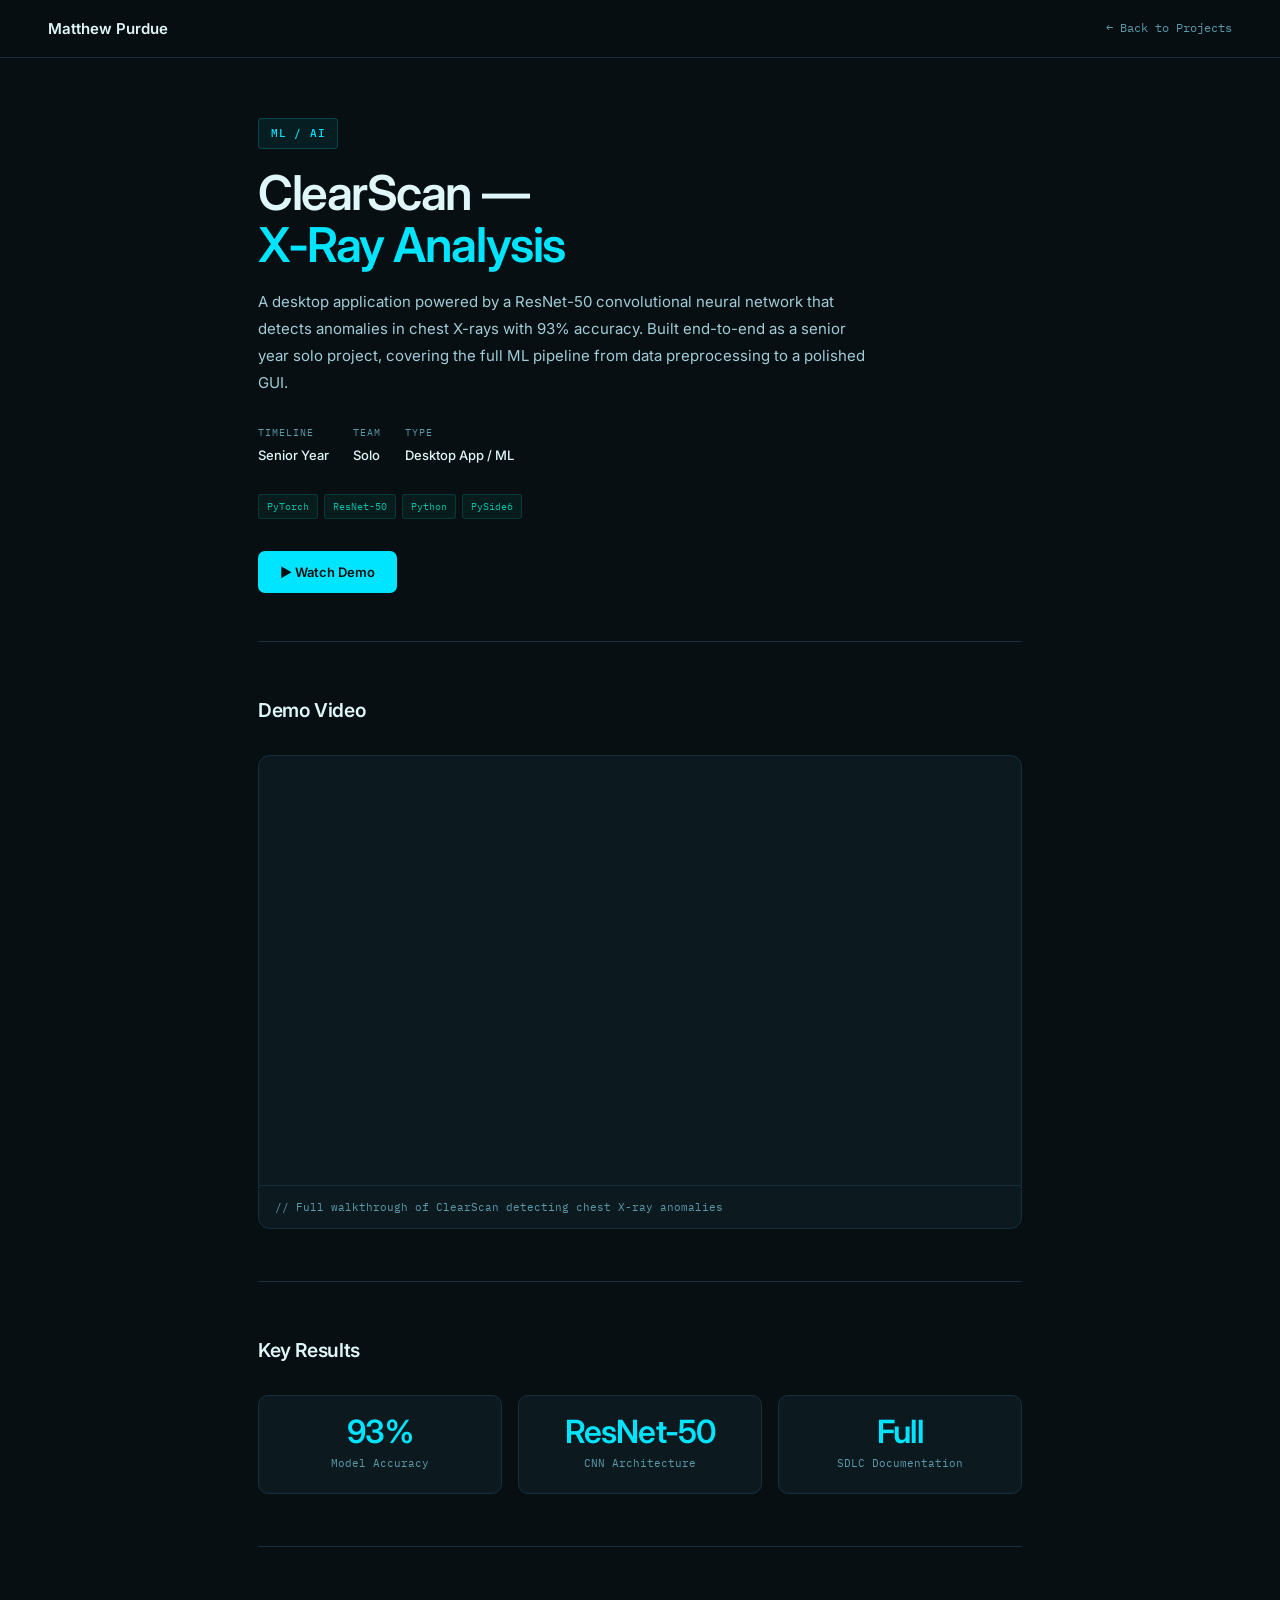
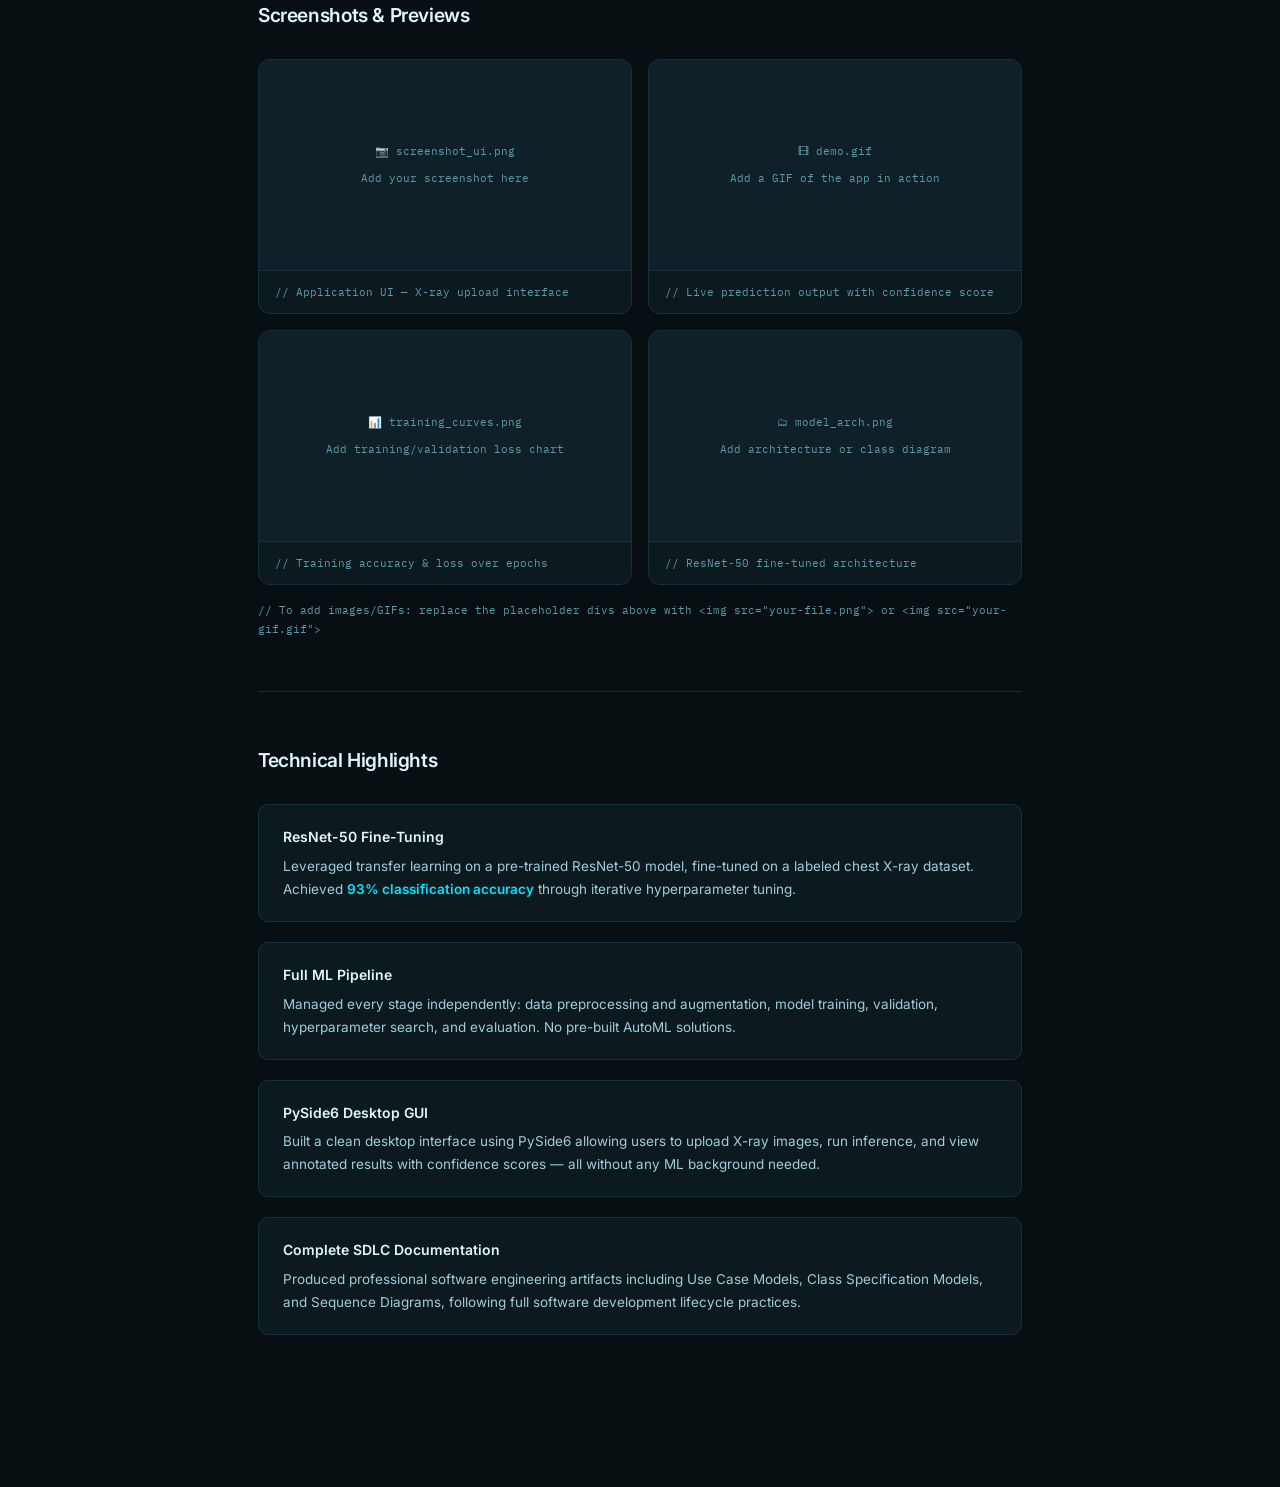
<file: wwwroot/projectClearScan.html>
﻿<!DOCTYPE html>
<html lang="en">
<head>
    <meta charset="UTF-8">
    <meta name="viewport" content="width=device-width, initial-scale=1.0">
    <title>ClearScan — Matthew Purdue</title>
    <link href="https://fonts.googleapis.com/css2?family=IBM+Plex+Mono:wght@400;500&family=Inter:wght@400;500;600&display=swap" rel="stylesheet">
    <style>
        *, *::before, *::after {
            box-sizing: border-box;
            margin: 0;
            padding: 0;
        }

        :root {
            --bg: #070f12;
            --surface: #0c1a20;
            --surface2: #102028;
            --border: #163040;
            --text: #e0f7fa;
            --muted: #5b9aaa;
            --dim: #a0cdd8;
            --accent: #00e5ff;
            --accent-g: #00bfa5;
            --accent-bg: rgba(0,229,255,0.07);
            --accent-gbg: rgba(0,191,165,0.08);
        }

        html {
            scroll-behavior: smooth;
        }

        body {
            background: var(--bg);
            color: var(--text);
            font-family: 'Inter', sans-serif;
            font-size: 15px;
            line-height: 1.7;
        }

        nav {
            position: sticky;
            top: 0;
            z-index: 50;
            display: flex;
            justify-content: space-between;
            align-items: center;
            padding: 0 48px;
            height: 58px;
            background: rgba(7,15,18,0.9);
            backdrop-filter: blur(14px);
            border-bottom: 1px solid var(--border);
        }

        .nav-name {
            font-size: 15px;
            font-weight: 600;
            color: var(--text);
            text-decoration: none;
        }

        .nav-back {
            font-family: 'IBM Plex Mono', monospace;
            font-size: 12px;
            color: var(--muted);
            text-decoration: none;
            display: flex;
            align-items: center;
            gap: 6px;
            transition: color 0.15s;
        }

            .nav-back:hover {
                color: var(--accent);
            }

        .container {
            max-width: 860px;
            margin: 0 auto;
            padding: 0 48px 100px;
        }

        .project-hero {
            padding: 60px 0 48px;
            border-bottom: 1px solid var(--border);
        }

        .project-badge {
            display: inline-block;
            font-family: 'IBM Plex Mono', monospace;
            font-size: 11px;
            font-weight: 500;
            letter-spacing: 0.07em;
            text-transform: uppercase;
            color: var(--accent);
            background: var(--accent-bg);
            border: 1px solid rgba(0,229,255,0.2);
            padding: 5px 12px;
            border-radius: 4px;
            margin-bottom: 18px;
        }

        .project-hero h1 {
            font-size: clamp(2rem, 4vw, 3rem);
            font-weight: 600;
            line-height: 1.1;
            letter-spacing: -0.03em;
            margin-bottom: 16px;
        }

            .project-hero h1 span {
                color: var(--accent);
            }

        .project-desc {
            font-size: 15px;
            color: var(--dim);
            max-width: 620px;
            line-height: 1.8;
            margin-bottom: 28px;
        }

        .meta-row {
            display: flex;
            flex-wrap: wrap;
            gap: 24px;
            margin-bottom: 28px;
        }

        .meta-item {
            display: flex;
            flex-direction: column;
            gap: 3px;
        }

        .meta-label {
            font-family: 'IBM Plex Mono', monospace;
            font-size: 10px;
            letter-spacing: 0.1em;
            text-transform: uppercase;
            color: var(--muted);
        }

        .meta-value {
            font-size: 13px;
            font-weight: 500;
            color: var(--text);
        }

        .tag-row {
            display: flex;
            flex-wrap: wrap;
            gap: 6px;
        }

        .tag {
            font-family: 'IBM Plex Mono', monospace;
            font-size: 10px;
            color: var(--accent-g);
            background: var(--accent-gbg);
            border: 1px solid rgba(0,191,165,0.18);
            padding: 3px 8px;
            border-radius: 3px;
        }

        .btn-demo {
            display: inline-flex;
            align-items: center;
            gap: 8px;
            font-size: 13px;
            font-weight: 600;
            padding: 10px 22px;
            border-radius: 7px;
            background: var(--accent);
            color: var(--bg);
            text-decoration: none;
            transition: opacity 0.15s;
            margin-top: 8px;
        }

            .btn-demo:hover {
                opacity: 0.88;
            }

        .section {
            padding: 52px 0;
            border-bottom: 1px solid var(--border);
        }

            .section:last-child {
                border-bottom: none;
            }

        .section-title {
            font-size: 1.2rem;
            font-weight: 600;
            color: var(--text);
            letter-spacing: -0.02em;
            margin-bottom: 28px;
        }

        /* Media gallery */
        .media-grid {
            display: grid;
            grid-template-columns: 1fr 1fr;
            gap: 16px;
        }

            .media-grid.wide {
                grid-template-columns: 1fr;
            }

        .media-item {
            background: var(--surface);
            border: 1px solid var(--border);
            border-radius: 12px;
            overflow: hidden;
        }

            .media-item img, .media-item video, .media-item iframe {
                width: 100%;
                display: block;
                aspect-ratio: 16/9;
                object-fit: cover;
            }

            .media-item iframe {
                border: none;
            }

        .media-caption {
            padding: 12px 16px;
            font-family: 'IBM Plex Mono', monospace;
            font-size: 11px;
            color: var(--muted);
            border-top: 1px solid var(--border);
        }

        /* Image placeholder */
        .img-placeholder {
            background: var(--surface2);
            aspect-ratio: 16/9;
            display: flex;
            align-items: center;
            justify-content: center;
            flex-direction: column;
            gap: 8px;
            color: var(--muted);
        }

            .img-placeholder span {
                font-family: 'IBM Plex Mono', monospace;
                font-size: 11px;
            }

        /* Feature list */
        .feature-list {
            display: flex;
            flex-direction: column;
            gap: 20px;
        }

        .feature-item {
            background: var(--surface);
            border: 1px solid var(--border);
            border-radius: 10px;
            padding: 20px 24px;
        }

            .feature-item h4 {
                font-size: 14px;
                font-weight: 600;
                color: var(--text);
                margin-bottom: 6px;
            }

            .feature-item p {
                font-size: 13.5px;
                color: var(--dim);
            }

            .feature-item .highlight {
                color: var(--accent);
                font-weight: 600;
            }

        /* Stats row */
        .stats-row {
            display: grid;
            grid-template-columns: repeat(3, 1fr);
            gap: 16px;
        }

        .stat-card {
            background: var(--surface);
            border: 1px solid var(--border);
            border-radius: 10px;
            padding: 20px 24px;
            text-align: center;
        }

        .stat-num {
            font-size: 2rem;
            font-weight: 600;
            color: var(--accent);
            letter-spacing: -0.03em;
            line-height: 1;
        }

        .stat-label {
            font-family: 'IBM Plex Mono', monospace;
            font-size: 11px;
            color: var(--muted);
            margin-top: 6px;
        }

        @media (max-width: 700px) {
            nav {
                padding: 0 20px;
            }

            .container {
                padding: 0 20px 80px;
            }

            .media-grid {
                grid-template-columns: 1fr;
            }

            .stats-row {
                grid-template-columns: 1fr 1fr;
            }
        }
    </style>
</head>
<body>

    <nav>
        <a href="index.html" class="nav-name">Matthew Purdue</a>
        <a href="index.html#projects" class="nav-back">← Back to Projects</a>
    </nav>

    <div class="container">

        <div class="project-hero">
            <span class="project-badge">ML / AI</span>
            <h1>ClearScan —<br><span>X-Ray Analysis</span></h1>
            <p class="project-desc">
                A desktop application powered by a ResNet-50 convolutional neural network that detects anomalies in chest X-rays with 93% accuracy. Built end-to-end as a senior year solo project, covering the full ML pipeline from data preprocessing to a polished GUI.
            </p>
            <div class="meta-row">
                <div class="meta-item">
                    <span class="meta-label">Timeline</span>
                    <span class="meta-value">Senior Year</span>
                </div>
                <div class="meta-item">
                    <span class="meta-label">Team</span>
                    <span class="meta-value">Solo</span>
                </div>
                <div class="meta-item">
                    <span class="meta-label">Type</span>
                    <span class="meta-value">Desktop App / ML</span>
                </div>
            </div>
            <div class="tag-row" style="margin-bottom:24px;">
                <span class="tag">PyTorch</span>
                <span class="tag">ResNet-50</span>
                <span class="tag">Python</span>
                <span class="tag">PySide6</span>
            </div>
            <a href="https://youtu.be/x3kdy39YmrE" target="_blank" class="btn-demo">▶ Watch Demo</a>
        </div>

        <!-- DEMO VIDEO -->
        <div class="section">
            <h2 class="section-title">Demo Video</h2>
            <div class="media-grid wide">
                <div class="media-item">
                    <iframe src="https://www.youtube.com/embed/x3kdy39YmrE" allowfullscreen></iframe>
                    <div class="media-caption">// Full walkthrough of ClearScan detecting chest X-ray anomalies</div>
                </div>
            </div>
        </div>

        <!-- STATS -->
        <div class="section">
            <h2 class="section-title">Key Results</h2>
            <div class="stats-row">
                <div class="stat-card">
                    <div class="stat-num">93%</div>
                    <div class="stat-label">Model Accuracy</div>
                </div>
                <div class="stat-card">
                    <div class="stat-num">ResNet-50</div>
                    <div class="stat-label">CNN Architecture</div>
                </div>
                <div class="stat-card">
                    <div class="stat-num">Full</div>
                    <div class="stat-label">SDLC Documentation</div>
                </div>
            </div>
        </div>

        <!-- SCREENSHOTS / GIFS -->
        <div class="section">
            <h2 class="section-title">Screenshots & Previews</h2>
            <div class="media-grid">
                <div class="media-item">
                    <div class="img-placeholder">
                        <span>📷 screenshot_ui.png</span>
                        <span>Add your screenshot here</span>
                    </div>
                    <div class="media-caption">// Application UI — X-ray upload interface</div>
                </div>
                <div class="media-item">
                    <div class="img-placeholder">
                        <span>🎞 demo.gif</span>
                        <span>Add a GIF of the app in action</span>
                    </div>
                    <div class="media-caption">// Live prediction output with confidence score</div>
                </div>
                <div class="media-item">
                    <div class="img-placeholder">
                        <span>📊 training_curves.png</span>
                        <span>Add training/validation loss chart</span>
                    </div>
                    <div class="media-caption">// Training accuracy & loss over epochs</div>
                </div>
                <div class="media-item">
                    <div class="img-placeholder">
                        <span>🗂 model_arch.png</span>
                        <span>Add architecture or class diagram</span>
                    </div>
                    <div class="media-caption">// ResNet-50 fine-tuned architecture</div>
                </div>
            </div>
            <p style="font-family:'IBM Plex Mono',monospace;font-size:11px;color:var(--muted);margin-top:16px;">
                // To add images/GIFs: replace the placeholder divs above with &lt;img src="your-file.png"&gt; or &lt;img src="your-gif.gif"&gt;
            </p>
        </div>

        <!-- FEATURES -->
        <div class="section">
            <h2 class="section-title">Technical Highlights</h2>
            <div class="feature-list">
                <div class="feature-item">
                    <h4>ResNet-50 Fine-Tuning</h4>
                    <p>Leveraged transfer learning on a pre-trained ResNet-50 model, fine-tuned on a labeled chest X-ray dataset. Achieved <span class="highlight">93% classification accuracy</span> through iterative hyperparameter tuning.</p>
                </div>
                <div class="feature-item">
                    <h4>Full ML Pipeline</h4>
                    <p>Managed every stage independently: data preprocessing and augmentation, model training, validation, hyperparameter search, and evaluation. No pre-built AutoML solutions.</p>
                </div>
                <div class="feature-item">
                    <h4>PySide6 Desktop GUI</h4>
                    <p>Built a clean desktop interface using PySide6 allowing users to upload X-ray images, run inference, and view annotated results with confidence scores — all without any ML background needed.</p>
                </div>
                <div class="feature-item">
                    <h4>Complete SDLC Documentation</h4>
                    <p>Produced professional software engineering artifacts including Use Case Models, Class Specification Models, and Sequence Diagrams, following full software development lifecycle practices.</p>
                </div>
            </div>
        </div>

    </div>

</body>
</html>
</file>
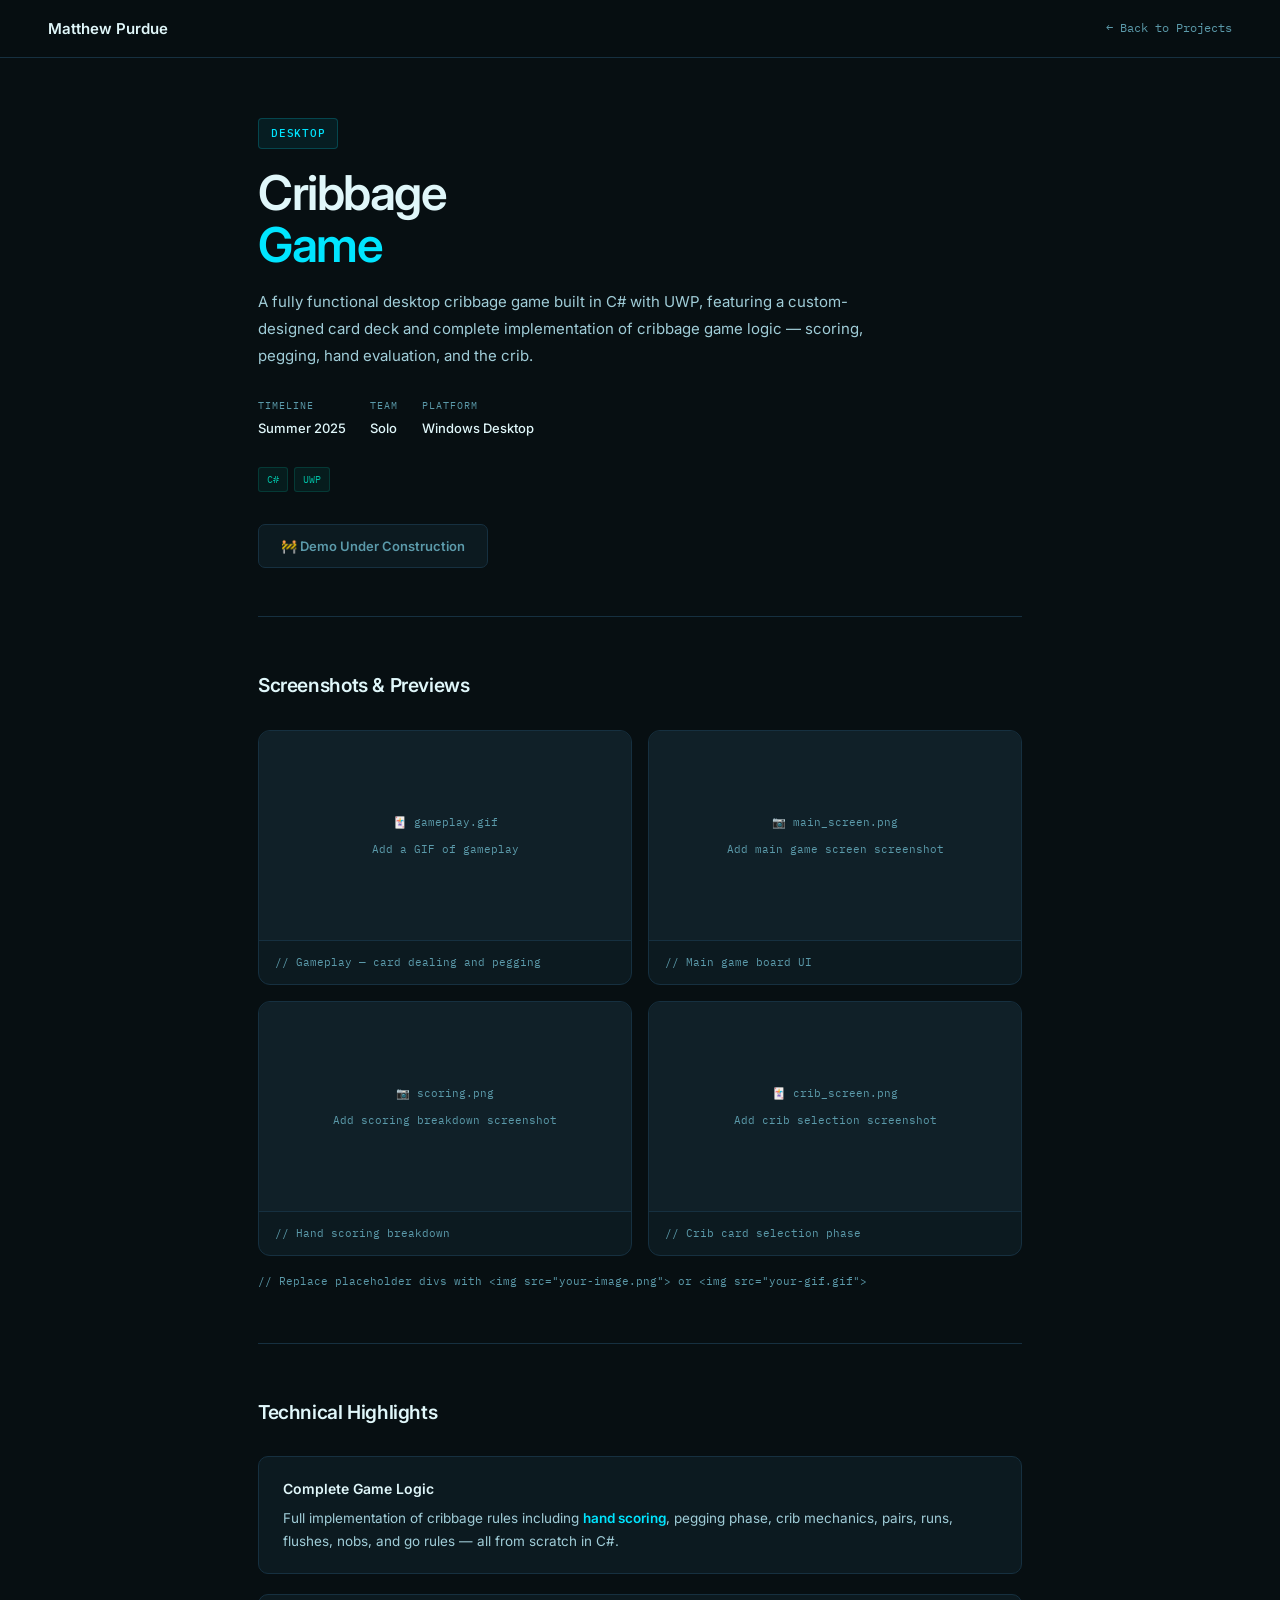
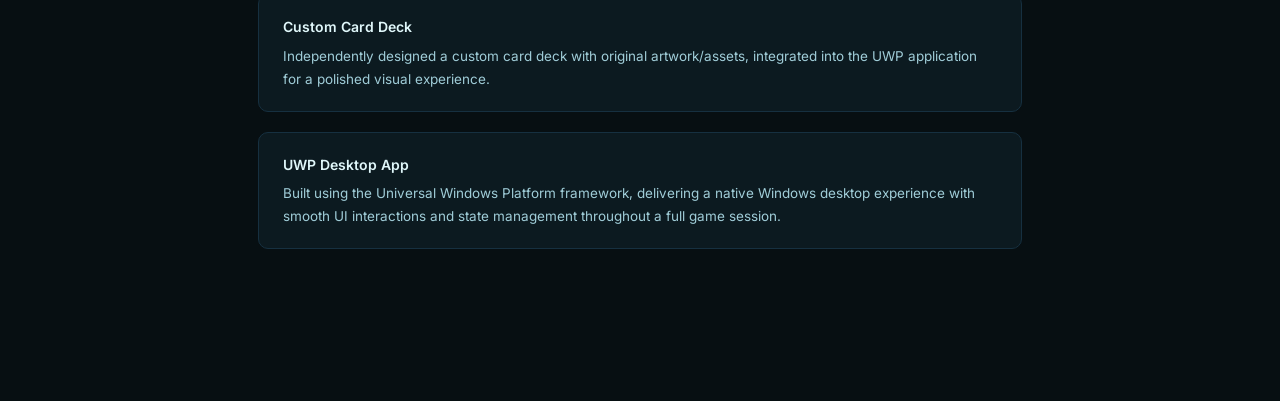
<file: wwwroot/projectCribbage.html>
﻿<!DOCTYPE html>
<html lang="en">
<head>
    <meta charset="UTF-8">
    <meta name="viewport" content="width=device-width, initial-scale=1.0">
    <title>Cribbage Game — Matthew Purdue</title>
    <link href="https://fonts.googleapis.com/css2?family=IBM+Plex+Mono:wght@400;500&family=Inter:wght@400;500;600&display=swap" rel="stylesheet">
    <style>
        *, *::before, *::after {
            box-sizing: border-box;
            margin: 0;
            padding: 0;
        }

        :root {
            --bg: #070f12;
            --surface: #0c1a20;
            --surface2: #102028;
            --border: #163040;
            --text: #e0f7fa;
            --muted: #5b9aaa;
            --dim: #a0cdd8;
            --accent: #00e5ff;
            --accent-g: #00bfa5;
            --accent-bg: rgba(0,229,255,0.07);
            --accent-gbg: rgba(0,191,165,0.08);
        }

        html {
            scroll-behavior: smooth;
        }

        body {
            background: var(--bg);
            color: var(--text);
            font-family: 'Inter', sans-serif;
            font-size: 15px;
            line-height: 1.7;
        }

        nav {
            position: sticky;
            top: 0;
            z-index: 50;
            display: flex;
            justify-content: space-between;
            align-items: center;
            padding: 0 48px;
            height: 58px;
            background: rgba(7,15,18,0.9);
            backdrop-filter: blur(14px);
            border-bottom: 1px solid var(--border);
        }

        .nav-name {
            font-size: 15px;
            font-weight: 600;
            color: var(--text);
            text-decoration: none;
        }

        .nav-back {
            font-family: 'IBM Plex Mono', monospace;
            font-size: 12px;
            color: var(--muted);
            text-decoration: none;
            display: flex;
            align-items: center;
            gap: 6px;
            transition: color 0.15s;
        }

            .nav-back:hover {
                color: var(--accent);
            }

        .container {
            max-width: 860px;
            margin: 0 auto;
            padding: 0 48px 100px;
        }

        .project-hero {
            padding: 60px 0 48px;
            border-bottom: 1px solid var(--border);
        }

        .project-badge {
            display: inline-block;
            font-family: 'IBM Plex Mono', monospace;
            font-size: 11px;
            font-weight: 500;
            letter-spacing: 0.07em;
            text-transform: uppercase;
            color: var(--accent);
            background: var(--accent-bg);
            border: 1px solid rgba(0,229,255,0.2);
            padding: 5px 12px;
            border-radius: 4px;
            margin-bottom: 18px;
        }

        .project-hero h1 {
            font-size: clamp(2rem, 4vw, 3rem);
            font-weight: 600;
            line-height: 1.1;
            letter-spacing: -0.03em;
            margin-bottom: 16px;
        }

            .project-hero h1 span {
                color: var(--accent);
            }

        .project-desc {
            font-size: 15px;
            color: var(--dim);
            max-width: 620px;
            line-height: 1.8;
            margin-bottom: 28px;
        }

        .meta-row {
            display: flex;
            flex-wrap: wrap;
            gap: 24px;
            margin-bottom: 28px;
        }

        .meta-item {
            display: flex;
            flex-direction: column;
            gap: 3px;
        }

        .meta-label {
            font-family: 'IBM Plex Mono', monospace;
            font-size: 10px;
            letter-spacing: 0.1em;
            text-transform: uppercase;
            color: var(--muted);
        }

        .meta-value {
            font-size: 13px;
            font-weight: 500;
            color: var(--text);
        }

        .tag-row {
            display: flex;
            flex-wrap: wrap;
            gap: 6px;
        }

        .tag {
            font-family: 'IBM Plex Mono', monospace;
            font-size: 10px;
            color: var(--accent-g);
            background: var(--accent-gbg);
            border: 1px solid rgba(0,191,165,0.18);
            padding: 3px 8px;
            border-radius: 3px;
        }

        .btn-demo {
            display: inline-flex;
            align-items: center;
            gap: 8px;
            font-size: 13px;
            font-weight: 600;
            padding: 10px 22px;
            border-radius: 7px;
            background: var(--surface);
            color: var(--muted);
            border: 1px solid var(--border);
            text-decoration: none;
            margin-top: 8px;
        }

        .section {
            padding: 52px 0;
            border-bottom: 1px solid var(--border);
        }

            .section:last-child {
                border-bottom: none;
            }

        .section-title {
            font-size: 1.2rem;
            font-weight: 600;
            color: var(--text);
            letter-spacing: -0.02em;
            margin-bottom: 28px;
        }

        .media-grid {
            display: grid;
            grid-template-columns: 1fr 1fr;
            gap: 16px;
        }

            .media-grid.wide {
                grid-template-columns: 1fr;
            }

        .media-item {
            background: var(--surface);
            border: 1px solid var(--border);
            border-radius: 12px;
            overflow: hidden;
        }

            .media-item img, .media-item video {
                width: 100%;
                display: block;
                aspect-ratio: 16/9;
                object-fit: cover;
            }

        .media-caption {
            padding: 12px 16px;
            font-family: 'IBM Plex Mono', monospace;
            font-size: 11px;
            color: var(--muted);
            border-top: 1px solid var(--border);
        }

        .img-placeholder {
            background: var(--surface2);
            aspect-ratio: 16/9;
            display: flex;
            align-items: center;
            justify-content: center;
            flex-direction: column;
            gap: 8px;
            color: var(--muted);
        }

            .img-placeholder span {
                font-family: 'IBM Plex Mono', monospace;
                font-size: 11px;
            }

        .feature-list {
            display: flex;
            flex-direction: column;
            gap: 20px;
        }

        .feature-item {
            background: var(--surface);
            border: 1px solid var(--border);
            border-radius: 10px;
            padding: 20px 24px;
        }

            .feature-item h4 {
                font-size: 14px;
                font-weight: 600;
                color: var(--text);
                margin-bottom: 6px;
            }

            .feature-item p {
                font-size: 13.5px;
                color: var(--dim);
            }

        .highlight {
            color: var(--accent);
            font-weight: 600;
        }

        @media (max-width: 700px) {
            nav {
                padding: 0 20px;
            }

            .container {
                padding: 0 20px 80px;
            }

            .media-grid {
                grid-template-columns: 1fr;
            }
        }
    </style>
</head>
<body>

    <nav>
        <a href="index.html" class="nav-name">Matthew Purdue</a>
        <a href="index.html#projects" class="nav-back">← Back to Projects</a>
    </nav>

    <div class="container">

        <div class="project-hero">
            <span class="project-badge">Desktop</span>
            <h1>Cribbage<br><span>Game</span></h1>
            <p class="project-desc">
                A fully functional desktop cribbage game built in C# with UWP, featuring a custom-designed card deck and complete implementation of cribbage game logic — scoring, pegging, hand evaluation, and the crib.
            </p>
            <div class="meta-row">
                <div class="meta-item">
                    <span class="meta-label">Timeline</span>
                    <span class="meta-value">Summer 2025</span>
                </div>
                <div class="meta-item">
                    <span class="meta-label">Team</span>
                    <span class="meta-value">Solo</span>
                </div>
                <div class="meta-item">
                    <span class="meta-label">Platform</span>
                    <span class="meta-value">Windows Desktop</span>
                </div>
            </div>
            <div class="tag-row" style="margin-bottom:24px;">
                <span class="tag">C#</span>
                <span class="tag">UWP</span>
            </div>
            <span class="btn-demo">🚧 Demo Under Construction</span>
        </div>

        <!-- SCREENSHOTS / GIFS -->
        <div class="section">
            <h2 class="section-title">Screenshots & Previews</h2>
            <div class="media-grid">
                <div class="media-item">
                    <div class="img-placeholder">
                        <span>🃏 gameplay.gif</span>
                        <span>Add a GIF of gameplay</span>
                    </div>
                    <div class="media-caption">// Gameplay — card dealing and pegging</div>
                </div>
                <div class="media-item">
                    <div class="img-placeholder">
                        <span>📷 main_screen.png</span>
                        <span>Add main game screen screenshot</span>
                    </div>
                    <div class="media-caption">// Main game board UI</div>
                </div>
                <div class="media-item">
                    <div class="img-placeholder">
                        <span>📷 scoring.png</span>
                        <span>Add scoring breakdown screenshot</span>
                    </div>
                    <div class="media-caption">// Hand scoring breakdown</div>
                </div>
                <div class="media-item">
                    <div class="img-placeholder">
                        <span>🃏 crib_screen.png</span>
                        <span>Add crib selection screenshot</span>
                    </div>
                    <div class="media-caption">// Crib card selection phase</div>
                </div>
            </div>
            <p style="font-family:'IBM Plex Mono',monospace;font-size:11px;color:var(--muted);margin-top:16px;">
                // Replace placeholder divs with &lt;img src="your-image.png"&gt; or &lt;img src="your-gif.gif"&gt;
            </p>
        </div>

        <!-- FEATURES -->
        <div class="section">
            <h2 class="section-title">Technical Highlights</h2>
            <div class="feature-list">
                <div class="feature-item">
                    <h4>Complete Game Logic</h4>
                    <p>Full implementation of cribbage rules including <span class="highlight">hand scoring</span>, pegging phase, crib mechanics, pairs, runs, flushes, nobs, and go rules — all from scratch in C#.</p>
                </div>
                <div class="feature-item">
                    <h4>Custom Card Deck</h4>
                    <p>Independently designed a custom card deck with original artwork/assets, integrated into the UWP application for a polished visual experience.</p>
                </div>
                <div class="feature-item">
                    <h4>UWP Desktop App</h4>
                    <p>Built using the Universal Windows Platform framework, delivering a native Windows desktop experience with smooth UI interactions and state management throughout a full game session.</p>
                </div>
            </div>
        </div>

    </div>

</body>
</html>
</file>
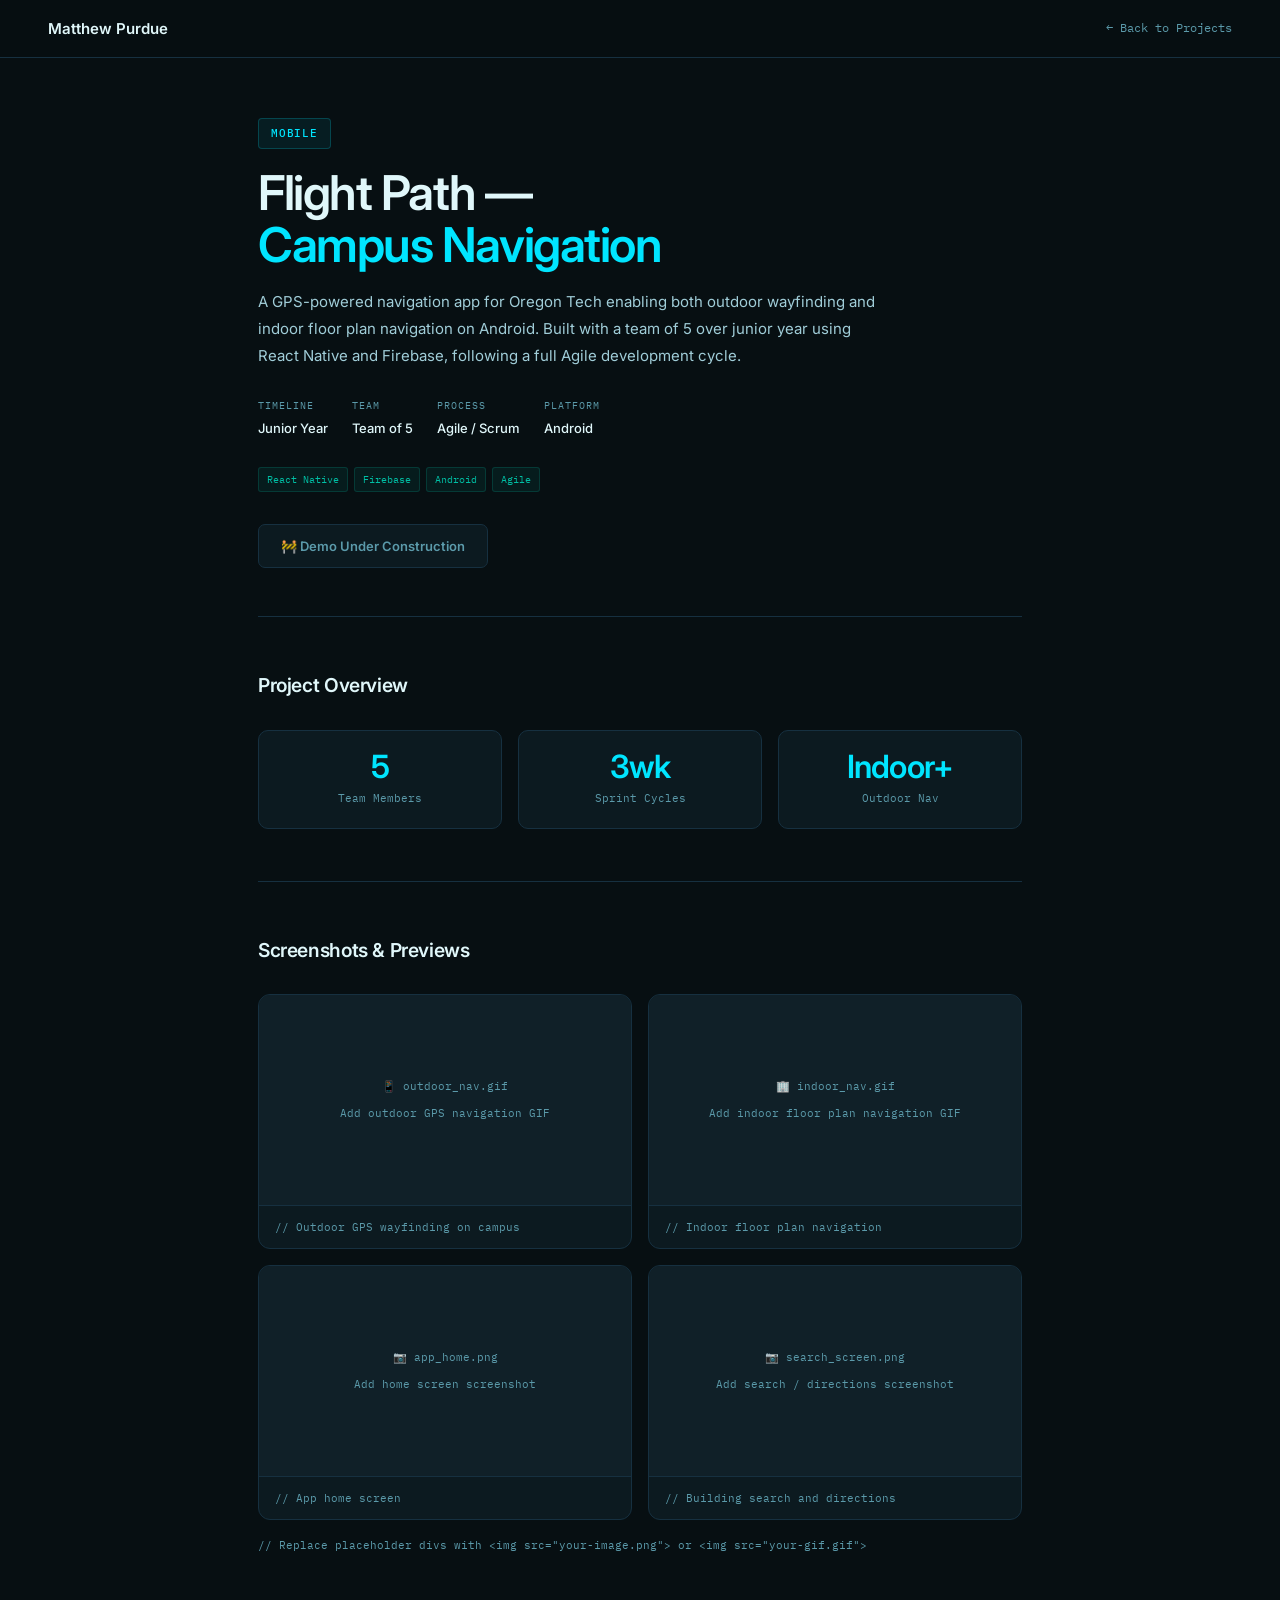
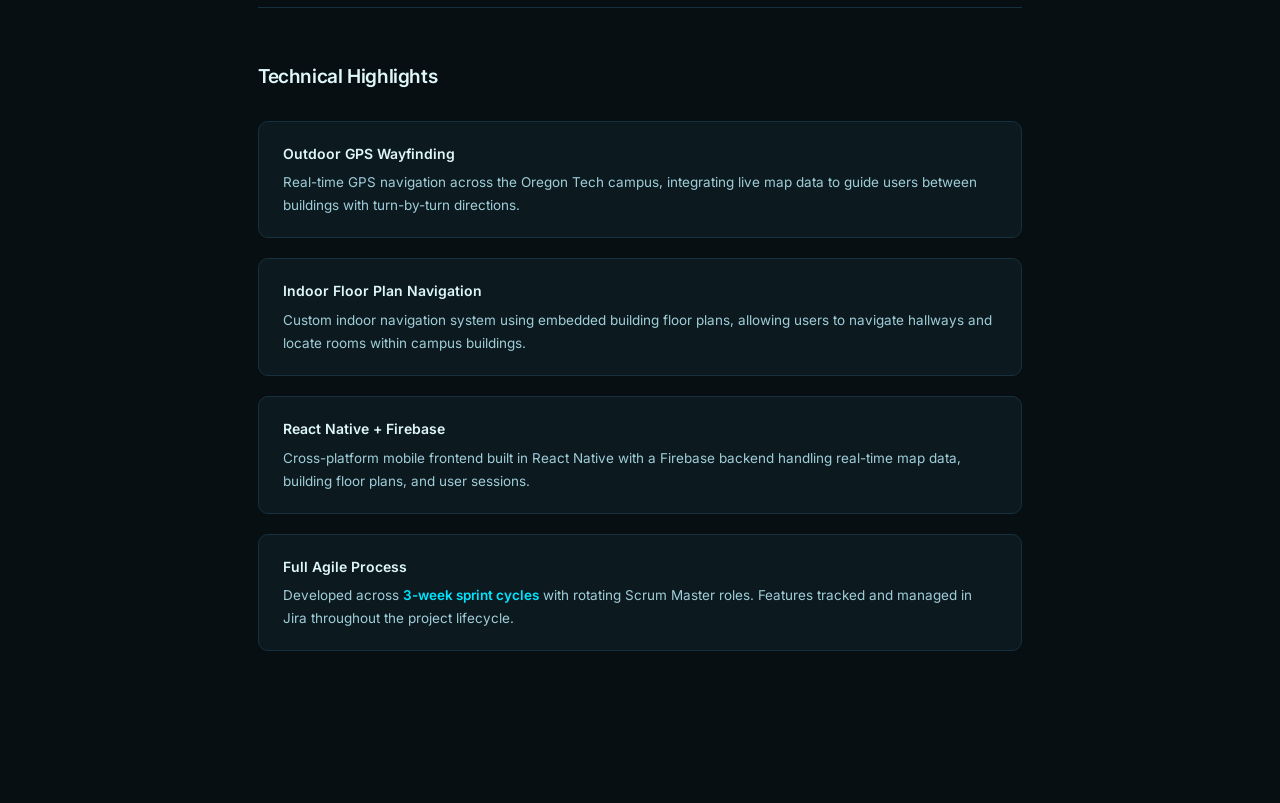
<file: wwwroot/projectFlightPath.html>
﻿<!DOCTYPE html>
<html lang="en">
<head>
    <meta charset="UTF-8">
    <meta name="viewport" content="width=device-width, initial-scale=1.0">
    <title>Flight Path — Matthew Purdue</title>
    <link href="https://fonts.googleapis.com/css2?family=IBM+Plex+Mono:wght@400;500&family=Inter:wght@400;500;600&display=swap" rel="stylesheet">
    <style>
        *, *::before, *::after {
            box-sizing: border-box;
            margin: 0;
            padding: 0;
        }

        :root {
            --bg: #070f12;
            --surface: #0c1a20;
            --surface2: #102028;
            --border: #163040;
            --text: #e0f7fa;
            --muted: #5b9aaa;
            --dim: #a0cdd8;
            --accent: #00e5ff;
            --accent-g: #00bfa5;
            --accent-bg: rgba(0,229,255,0.07);
            --accent-gbg: rgba(0,191,165,0.08);
        }

        html {
            scroll-behavior: smooth;
        }

        body {
            background: var(--bg);
            color: var(--text);
            font-family: 'Inter', sans-serif;
            font-size: 15px;
            line-height: 1.7;
        }

        nav {
            position: sticky;
            top: 0;
            z-index: 50;
            display: flex;
            justify-content: space-between;
            align-items: center;
            padding: 0 48px;
            height: 58px;
            background: rgba(7,15,18,0.9);
            backdrop-filter: blur(14px);
            border-bottom: 1px solid var(--border);
        }

        .nav-name {
            font-size: 15px;
            font-weight: 600;
            color: var(--text);
            text-decoration: none;
        }

        .nav-back {
            font-family: 'IBM Plex Mono', monospace;
            font-size: 12px;
            color: var(--muted);
            text-decoration: none;
            display: flex;
            align-items: center;
            gap: 6px;
            transition: color 0.15s;
        }

            .nav-back:hover {
                color: var(--accent);
            }

        .container {
            max-width: 860px;
            margin: 0 auto;
            padding: 0 48px 100px;
        }

        .project-hero {
            padding: 60px 0 48px;
            border-bottom: 1px solid var(--border);
        }

        .project-badge {
            display: inline-block;
            font-family: 'IBM Plex Mono', monospace;
            font-size: 11px;
            font-weight: 500;
            letter-spacing: 0.07em;
            text-transform: uppercase;
            color: var(--accent);
            background: var(--accent-bg);
            border: 1px solid rgba(0,229,255,0.2);
            padding: 5px 12px;
            border-radius: 4px;
            margin-bottom: 18px;
        }

        .project-hero h1 {
            font-size: clamp(2rem, 4vw, 3rem);
            font-weight: 600;
            line-height: 1.1;
            letter-spacing: -0.03em;
            margin-bottom: 16px;
        }

            .project-hero h1 span {
                color: var(--accent);
            }

        .project-desc {
            font-size: 15px;
            color: var(--dim);
            max-width: 620px;
            line-height: 1.8;
            margin-bottom: 28px;
        }

        .meta-row {
            display: flex;
            flex-wrap: wrap;
            gap: 24px;
            margin-bottom: 28px;
        }

        .meta-item {
            display: flex;
            flex-direction: column;
            gap: 3px;
        }

        .meta-label {
            font-family: 'IBM Plex Mono', monospace;
            font-size: 10px;
            letter-spacing: 0.1em;
            text-transform: uppercase;
            color: var(--muted);
        }

        .meta-value {
            font-size: 13px;
            font-weight: 500;
            color: var(--text);
        }

        .tag-row {
            display: flex;
            flex-wrap: wrap;
            gap: 6px;
        }

        .tag {
            font-family: 'IBM Plex Mono', monospace;
            font-size: 10px;
            color: var(--accent-g);
            background: var(--accent-gbg);
            border: 1px solid rgba(0,191,165,0.18);
            padding: 3px 8px;
            border-radius: 3px;
        }

        .btn-demo {
            display: inline-flex;
            align-items: center;
            gap: 8px;
            font-size: 13px;
            font-weight: 600;
            padding: 10px 22px;
            border-radius: 7px;
            background: var(--surface);
            color: var(--muted);
            border: 1px solid var(--border);
            text-decoration: none;
            margin-top: 8px;
        }

        .section {
            padding: 52px 0;
            border-bottom: 1px solid var(--border);
        }

            .section:last-child {
                border-bottom: none;
            }

        .section-title {
            font-size: 1.2rem;
            font-weight: 600;
            color: var(--text);
            letter-spacing: -0.02em;
            margin-bottom: 28px;
        }

        .media-grid {
            display: grid;
            grid-template-columns: 1fr 1fr;
            gap: 16px;
        }

            .media-grid.wide {
                grid-template-columns: 1fr;
            }

        .media-item {
            background: var(--surface);
            border: 1px solid var(--border);
            border-radius: 12px;
            overflow: hidden;
        }

            .media-item img, .media-item video {
                width: 100%;
                display: block;
                aspect-ratio: 16/9;
                object-fit: cover;
            }

        .media-caption {
            padding: 12px 16px;
            font-family: 'IBM Plex Mono', monospace;
            font-size: 11px;
            color: var(--muted);
            border-top: 1px solid var(--border);
        }

        .img-placeholder {
            background: var(--surface2);
            aspect-ratio: 16/9;
            display: flex;
            align-items: center;
            justify-content: center;
            flex-direction: column;
            gap: 8px;
            color: var(--muted);
        }

            .img-placeholder span {
                font-family: 'IBM Plex Mono', monospace;
                font-size: 11px;
            }

        .feature-list {
            display: flex;
            flex-direction: column;
            gap: 20px;
        }

        .feature-item {
            background: var(--surface);
            border: 1px solid var(--border);
            border-radius: 10px;
            padding: 20px 24px;
        }

            .feature-item h4 {
                font-size: 14px;
                font-weight: 600;
                color: var(--text);
                margin-bottom: 6px;
            }

            .feature-item p {
                font-size: 13.5px;
                color: var(--dim);
            }

        .highlight {
            color: var(--accent);
            font-weight: 600;
        }

        .stats-row {
            display: grid;
            grid-template-columns: repeat(3, 1fr);
            gap: 16px;
        }

        .stat-card {
            background: var(--surface);
            border: 1px solid var(--border);
            border-radius: 10px;
            padding: 20px 24px;
            text-align: center;
        }

        .stat-num {
            font-size: 2rem;
            font-weight: 600;
            color: var(--accent);
            letter-spacing: -0.03em;
            line-height: 1;
        }

        .stat-label {
            font-family: 'IBM Plex Mono', monospace;
            font-size: 11px;
            color: var(--muted);
            margin-top: 6px;
        }

        @media (max-width: 700px) {
            nav {
                padding: 0 20px;
            }

            .container {
                padding: 0 20px 80px;
            }

            .media-grid {
                grid-template-columns: 1fr;
            }

            .stats-row {
                grid-template-columns: 1fr 1fr;
            }
        }
    </style>
</head>
<body>

    <nav>
        <a href="index.html" class="nav-name">Matthew Purdue</a>
        <a href="index.html#projects" class="nav-back">← Back to Projects</a>
    </nav>

    <div class="container">

        <div class="project-hero">
            <span class="project-badge">Mobile</span>
            <h1>Flight Path —<br><span>Campus Navigation</span></h1>
            <p class="project-desc">
                A GPS-powered navigation app for Oregon Tech enabling both outdoor wayfinding and indoor floor plan navigation on Android. Built with a team of 5 over junior year using React Native and Firebase, following a full Agile development cycle.
            </p>
            <div class="meta-row">
                <div class="meta-item">
                    <span class="meta-label">Timeline</span>
                    <span class="meta-value">Junior Year</span>
                </div>
                <div class="meta-item">
                    <span class="meta-label">Team</span>
                    <span class="meta-value">Team of 5</span>
                </div>
                <div class="meta-item">
                    <span class="meta-label">Process</span>
                    <span class="meta-value">Agile / Scrum</span>
                </div>
                <div class="meta-item">
                    <span class="meta-label">Platform</span>
                    <span class="meta-value">Android</span>
                </div>
            </div>
            <div class="tag-row" style="margin-bottom:24px;">
                <span class="tag">React Native</span>
                <span class="tag">Firebase</span>
                <span class="tag">Android</span>
                <span class="tag">Agile</span>
            </div>
            <span class="btn-demo">🚧 Demo Under Construction</span>
        </div>

        <!-- STATS -->
        <div class="section">
            <h2 class="section-title">Project Overview</h2>
            <div class="stats-row">
                <div class="stat-card">
                    <div class="stat-num">5</div>
                    <div class="stat-label">Team Members</div>
                </div>
                <div class="stat-card">
                    <div class="stat-num">3wk</div>
                    <div class="stat-label">Sprint Cycles</div>
                </div>
                <div class="stat-card">
                    <div class="stat-num">Indoor+</div>
                    <div class="stat-label">Outdoor Nav</div>
                </div>
            </div>
        </div>

        <!-- SCREENSHOTS / GIFS -->
        <div class="section">
            <h2 class="section-title">Screenshots & Previews</h2>
            <div class="media-grid">
                <div class="media-item">
                    <div class="img-placeholder">
                        <span>📱 outdoor_nav.gif</span>
                        <span>Add outdoor GPS navigation GIF</span>
                    </div>
                    <div class="media-caption">// Outdoor GPS wayfinding on campus</div>
                </div>
                <div class="media-item">
                    <div class="img-placeholder">
                        <span>🏢 indoor_nav.gif</span>
                        <span>Add indoor floor plan navigation GIF</span>
                    </div>
                    <div class="media-caption">// Indoor floor plan navigation</div>
                </div>
                <div class="media-item">
                    <div class="img-placeholder">
                        <span>📷 app_home.png</span>
                        <span>Add home screen screenshot</span>
                    </div>
                    <div class="media-caption">// App home screen</div>
                </div>
                <div class="media-item">
                    <div class="img-placeholder">
                        <span>📷 search_screen.png</span>
                        <span>Add search / directions screenshot</span>
                    </div>
                    <div class="media-caption">// Building search and directions</div>
                </div>
            </div>
            <p style="font-family:'IBM Plex Mono',monospace;font-size:11px;color:var(--muted);margin-top:16px;">
                // Replace placeholder divs with &lt;img src="your-image.png"&gt; or &lt;img src="your-gif.gif"&gt;
            </p>
        </div>

        <!-- FEATURES -->
        <div class="section">
            <h2 class="section-title">Technical Highlights</h2>
            <div class="feature-list">
                <div class="feature-item">
                    <h4>Outdoor GPS Wayfinding</h4>
                    <p>Real-time GPS navigation across the Oregon Tech campus, integrating live map data to guide users between buildings with turn-by-turn directions.</p>
                </div>
                <div class="feature-item">
                    <h4>Indoor Floor Plan Navigation</h4>
                    <p>Custom indoor navigation system using embedded building floor plans, allowing users to navigate hallways and locate rooms within campus buildings.</p>
                </div>
                <div class="feature-item">
                    <h4>React Native + Firebase</h4>
                    <p>Cross-platform mobile frontend built in React Native with a Firebase backend handling real-time map data, building floor plans, and user sessions.</p>
                </div>
                <div class="feature-item">
                    <h4>Full Agile Process</h4>
                    <p>Developed across <span class="highlight">3-week sprint cycles</span> with rotating Scrum Master roles. Features tracked and managed in Jira throughout the project lifecycle.</p>
                </div>
            </div>
        </div>

    </div>

</body>
</html>
</file>
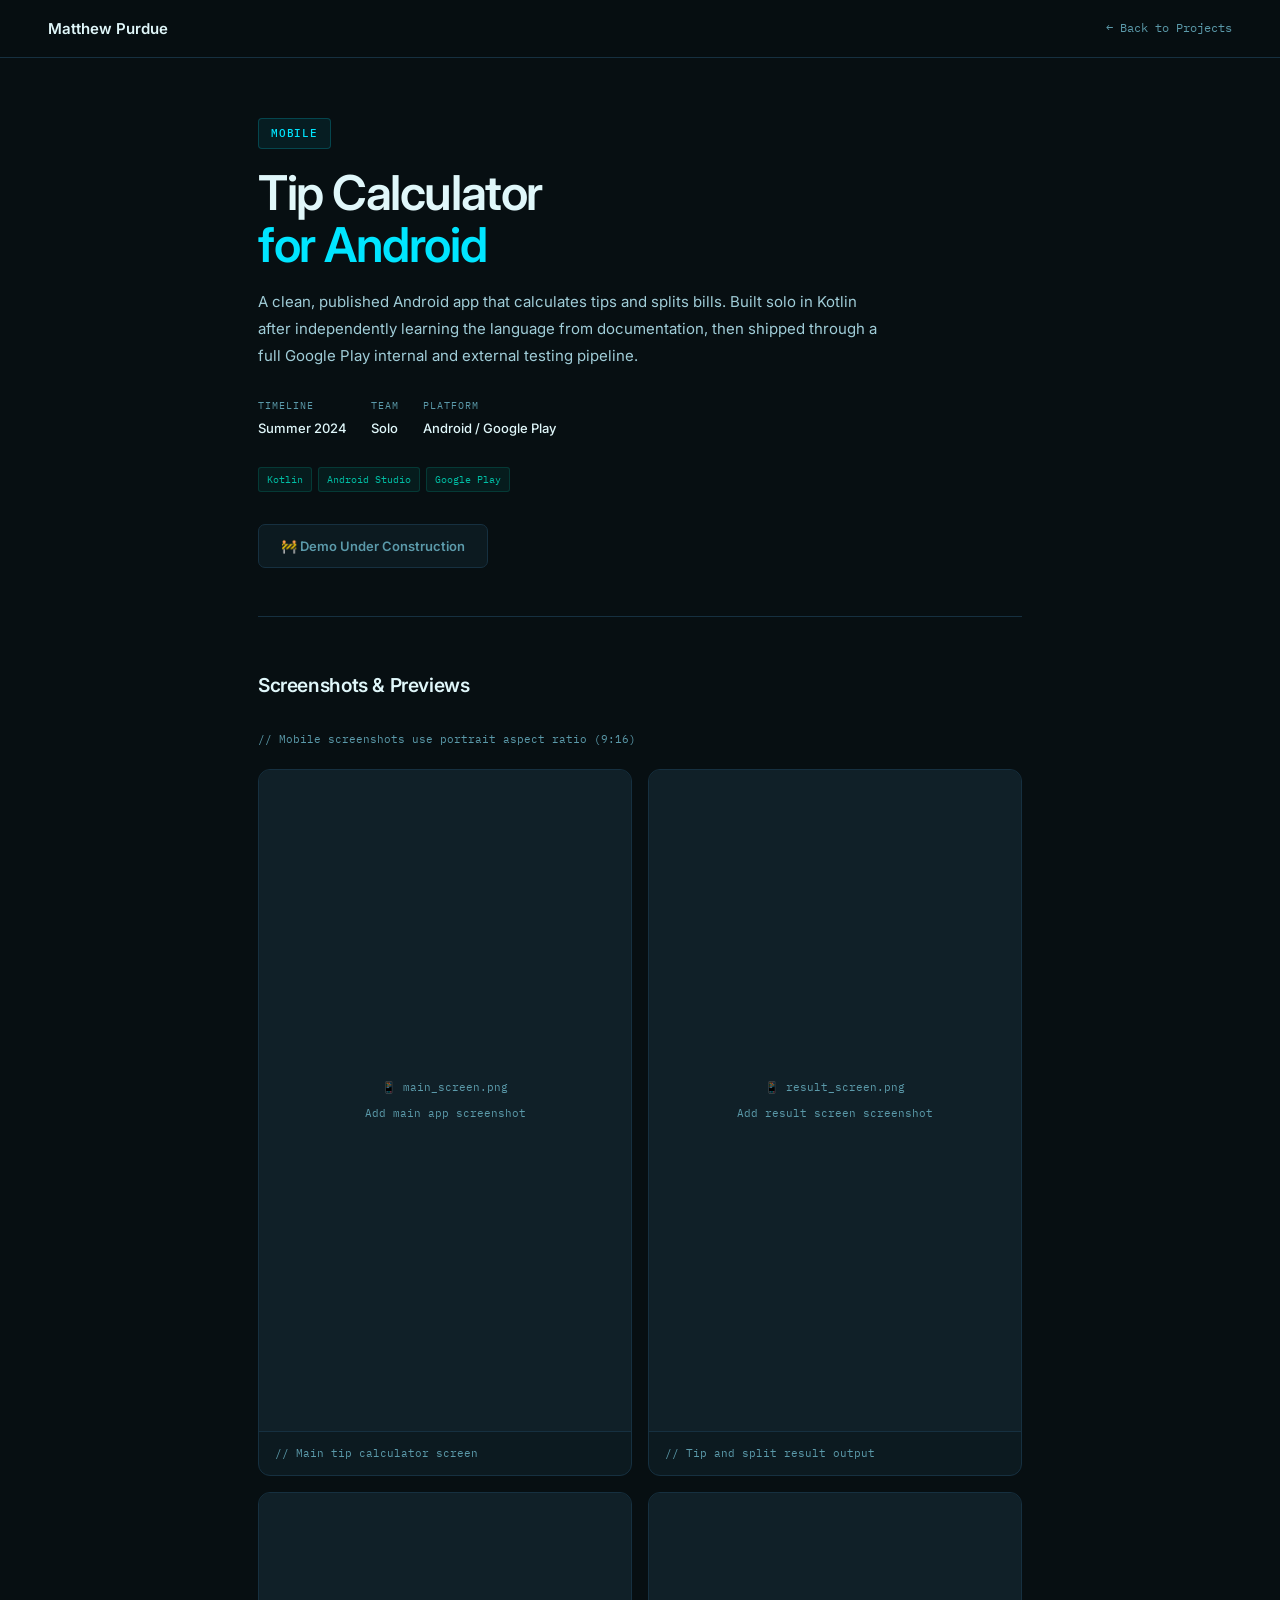
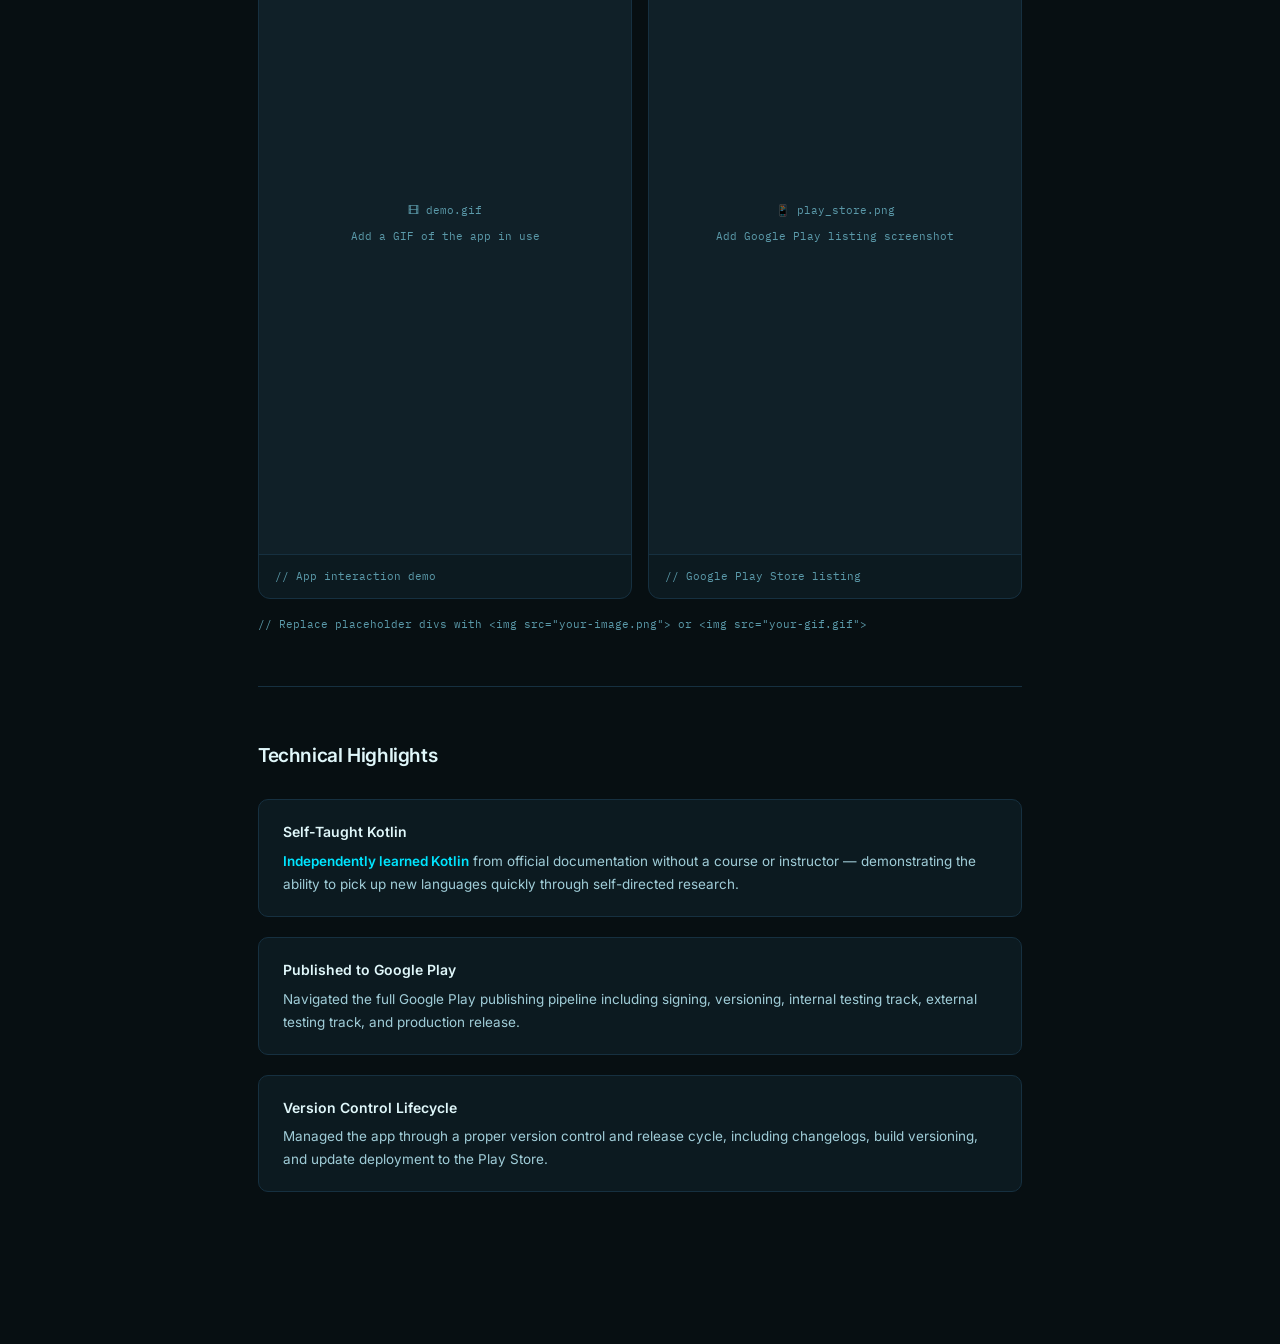
<file: wwwroot/projectTipCalc.html>
﻿<!DOCTYPE html>
<html lang="en">
<head>
    <meta charset="UTF-8">
    <meta name="viewport" content="width=device-width, initial-scale=1.0">
    <title>Tip Calculator — Matthew Purdue</title>
    <link href="https://fonts.googleapis.com/css2?family=IBM+Plex+Mono:wght@400;500&family=Inter:wght@400;500;600&display=swap" rel="stylesheet">
    <style>
        *, *::before, *::after {
            box-sizing: border-box;
            margin: 0;
            padding: 0;
        }

        :root {
            --bg: #070f12;
            --surface: #0c1a20;
            --surface2: #102028;
            --border: #163040;
            --text: #e0f7fa;
            --muted: #5b9aaa;
            --dim: #a0cdd8;
            --accent: #00e5ff;
            --accent-g: #00bfa5;
            --accent-bg: rgba(0,229,255,0.07);
            --accent-gbg: rgba(0,191,165,0.08);
        }

        html {
            scroll-behavior: smooth;
        }

        body {
            background: var(--bg);
            color: var(--text);
            font-family: 'Inter', sans-serif;
            font-size: 15px;
            line-height: 1.7;
        }

        nav {
            position: sticky;
            top: 0;
            z-index: 50;
            display: flex;
            justify-content: space-between;
            align-items: center;
            padding: 0 48px;
            height: 58px;
            background: rgba(7,15,18,0.9);
            backdrop-filter: blur(14px);
            border-bottom: 1px solid var(--border);
        }

        .nav-name {
            font-size: 15px;
            font-weight: 600;
            color: var(--text);
            text-decoration: none;
        }

        .nav-back {
            font-family: 'IBM Plex Mono', monospace;
            font-size: 12px;
            color: var(--muted);
            text-decoration: none;
            display: flex;
            align-items: center;
            gap: 6px;
            transition: color 0.15s;
        }

            .nav-back:hover {
                color: var(--accent);
            }

        .container {
            max-width: 860px;
            margin: 0 auto;
            padding: 0 48px 100px;
        }

        .project-hero {
            padding: 60px 0 48px;
            border-bottom: 1px solid var(--border);
        }

        .project-badge {
            display: inline-block;
            font-family: 'IBM Plex Mono', monospace;
            font-size: 11px;
            font-weight: 500;
            letter-spacing: 0.07em;
            text-transform: uppercase;
            color: var(--accent);
            background: var(--accent-bg);
            border: 1px solid rgba(0,229,255,0.2);
            padding: 5px 12px;
            border-radius: 4px;
            margin-bottom: 18px;
        }

        .project-hero h1 {
            font-size: clamp(2rem, 4vw, 3rem);
            font-weight: 600;
            line-height: 1.1;
            letter-spacing: -0.03em;
            margin-bottom: 16px;
        }

            .project-hero h1 span {
                color: var(--accent);
            }

        .project-desc {
            font-size: 15px;
            color: var(--dim);
            max-width: 620px;
            line-height: 1.8;
            margin-bottom: 28px;
        }

        .meta-row {
            display: flex;
            flex-wrap: wrap;
            gap: 24px;
            margin-bottom: 28px;
        }

        .meta-item {
            display: flex;
            flex-direction: column;
            gap: 3px;
        }

        .meta-label {
            font-family: 'IBM Plex Mono', monospace;
            font-size: 10px;
            letter-spacing: 0.1em;
            text-transform: uppercase;
            color: var(--muted);
        }

        .meta-value {
            font-size: 13px;
            font-weight: 500;
            color: var(--text);
        }

        .tag-row {
            display: flex;
            flex-wrap: wrap;
            gap: 6px;
        }

        .tag {
            font-family: 'IBM Plex Mono', monospace;
            font-size: 10px;
            color: var(--accent-g);
            background: var(--accent-gbg);
            border: 1px solid rgba(0,191,165,0.18);
            padding: 3px 8px;
            border-radius: 3px;
        }

        .btn-demo {
            display: inline-flex;
            align-items: center;
            gap: 8px;
            font-size: 13px;
            font-weight: 600;
            padding: 10px 22px;
            border-radius: 7px;
            background: var(--surface);
            color: var(--muted);
            border: 1px solid var(--border);
            text-decoration: none;
            margin-top: 8px;
        }

        .section {
            padding: 52px 0;
            border-bottom: 1px solid var(--border);
        }

            .section:last-child {
                border-bottom: none;
            }

        .section-title {
            font-size: 1.2rem;
            font-weight: 600;
            color: var(--text);
            letter-spacing: -0.02em;
            margin-bottom: 28px;
        }

        .media-grid {
            display: grid;
            grid-template-columns: 1fr 1fr;
            gap: 16px;
        }

        .media-item {
            background: var(--surface);
            border: 1px solid var(--border);
            border-radius: 12px;
            overflow: hidden;
        }

            .media-item img, .media-item video {
                width: 100%;
                display: block;
                aspect-ratio: 9/16;
                object-fit: cover;
            }

            .media-item.wide img {
                aspect-ratio: 16/9;
            }

        .media-caption {
            padding: 12px 16px;
            font-family: 'IBM Plex Mono', monospace;
            font-size: 11px;
            color: var(--muted);
            border-top: 1px solid var(--border);
        }

        .img-placeholder {
            background: var(--surface2);
            aspect-ratio: 9/16;
            display: flex;
            align-items: center;
            justify-content: center;
            flex-direction: column;
            gap: 8px;
            color: var(--muted);
        }

            .img-placeholder span {
                font-family: 'IBM Plex Mono', monospace;
                font-size: 11px;
            }

        .feature-list {
            display: flex;
            flex-direction: column;
            gap: 20px;
        }

        .feature-item {
            background: var(--surface);
            border: 1px solid var(--border);
            border-radius: 10px;
            padding: 20px 24px;
        }

            .feature-item h4 {
                font-size: 14px;
                font-weight: 600;
                color: var(--text);
                margin-bottom: 6px;
            }

            .feature-item p {
                font-size: 13.5px;
                color: var(--dim);
            }

        .highlight {
            color: var(--accent);
            font-weight: 600;
        }

        @media (max-width: 700px) {
            nav {
                padding: 0 20px;
            }

            .container {
                padding: 0 20px 80px;
            }

            .media-grid {
                grid-template-columns: 1fr;
            }
        }
    </style>
</head>
<body>

    <nav>
        <a href="index.html" class="nav-name">Matthew Purdue</a>
        <a href="index.html#projects" class="nav-back">← Back to Projects</a>
    </nav>

    <div class="container">

        <div class="project-hero">
            <span class="project-badge">Mobile</span>
            <h1>Tip Calculator<br><span>for Android</span></h1>
            <p class="project-desc">
                A clean, published Android app that calculates tips and splits bills. Built solo in Kotlin after independently learning the language from documentation, then shipped through a full Google Play internal and external testing pipeline.
            </p>
            <div class="meta-row">
                <div class="meta-item">
                    <span class="meta-label">Timeline</span>
                    <span class="meta-value">Summer 2024</span>
                </div>
                <div class="meta-item">
                    <span class="meta-label">Team</span>
                    <span class="meta-value">Solo</span>
                </div>
                <div class="meta-item">
                    <span class="meta-label">Platform</span>
                    <span class="meta-value">Android / Google Play</span>
                </div>
            </div>
            <div class="tag-row" style="margin-bottom:24px;">
                <span class="tag">Kotlin</span>
                <span class="tag">Android Studio</span>
                <span class="tag">Google Play</span>
            </div>
            <span class="btn-demo">🚧 Demo Under Construction</span>
        </div>

        <!-- SCREENSHOTS / GIFS -->
        <div class="section">
            <h2 class="section-title">Screenshots & Previews</h2>
            <p style="font-family:'IBM Plex Mono',monospace;font-size:11px;color:var(--muted);margin-bottom:20px;">// Mobile screenshots use portrait aspect ratio (9:16)</p>
            <div class="media-grid">
                <div class="media-item">
                    <div class="img-placeholder">
                        <span>📱 main_screen.png</span>
                        <span>Add main app screenshot</span>
                    </div>
                    <div class="media-caption">// Main tip calculator screen</div>
                </div>
                <div class="media-item">
                    <div class="img-placeholder">
                        <span>📱 result_screen.png</span>
                        <span>Add result screen screenshot</span>
                    </div>
                    <div class="media-caption">// Tip and split result output</div>
                </div>
                <div class="media-item">
                    <div class="img-placeholder">
                        <span>🎞 demo.gif</span>
                        <span>Add a GIF of the app in use</span>
                    </div>
                    <div class="media-caption">// App interaction demo</div>
                </div>
                <div class="media-item">
                    <div class="img-placeholder">
                        <span>📱 play_store.png</span>
                        <span>Add Google Play listing screenshot</span>
                    </div>
                    <div class="media-caption">// Google Play Store listing</div>
                </div>
            </div>
            <p style="font-family:'IBM Plex Mono',monospace;font-size:11px;color:var(--muted);margin-top:16px;">
                // Replace placeholder divs with &lt;img src="your-image.png"&gt; or &lt;img src="your-gif.gif"&gt;
            </p>
        </div>

        <!-- FEATURES -->
        <div class="section">
            <h2 class="section-title">Technical Highlights</h2>
            <div class="feature-list">
                <div class="feature-item">
                    <h4>Self-Taught Kotlin</h4>
                    <p><span class="highlight">Independently learned Kotlin</span> from official documentation without a course or instructor — demonstrating the ability to pick up new languages quickly through self-directed research.</p>
                </div>
                <div class="feature-item">
                    <h4>Published to Google Play</h4>
                    <p>Navigated the full Google Play publishing pipeline including signing, versioning, internal testing track, external testing track, and production release.</p>
                </div>
                <div class="feature-item">
                    <h4>Version Control Lifecycle</h4>
                    <p>Managed the app through a proper version control and release cycle, including changelogs, build versioning, and update deployment to the Play Store.</p>
                </div>
            </div>
        </div>

    </div>

</body>
</html>
</file>
<file: wwwroot/style.css>
﻿/* =====================================================================
   style.css: one stylesheet for the whole site.
   index.html uses <body class="home">; project-*.html pages need no class.
   Page-specific variants are opt-in modifiers (see MEDIA below).
   ===================================================================== */

/* ---------- Reset, tokens, base ---------- */
*, *::before, *::after {
    box-sizing: border-box;
    margin: 0;
    padding: 0;
}

:root {
    --bg: #070f12;
    --surface: #0c1a20;
    --surface2: #102028;
    --border: #163040;
    --text: #e0f7fa;
    --muted: #5b9aaa;
    --dim: #a0cdd8;
    --accent: #00e5ff;
    --accent-g: #00bfa5;
    --accent-bg: rgba(0, 229, 255, 0.07);
    --accent-gbg: rgba(0, 191, 165, 0.08);
}

html {
    scroll-behavior: smooth;
}

body {
    background: var(--bg);
    color: var(--text);
    font-family: 'Inter', sans-serif;
    font-size: 15px;
    line-height: 1.7;
}

/* ---------- Nav ---------- */
nav {
    position: sticky;
    top: 0;
    z-index: 50;
    display: flex;
    justify-content: space-between;
    align-items: center;
    padding: 0 48px;
    height: 58px;
    background: rgba(7, 15, 18, 0.9);
    backdrop-filter: blur(14px);
    border-bottom: 1px solid var(--border);
}

.nav-name {
    font-size: 15px;
    font-weight: 600;
    color: var(--text);
    text-decoration: none;
}

.nav-links {
    display: flex;
    gap: 32px;
}

    .nav-links a {
        font-size: 13px;
        font-weight: 500;
        color: var(--muted);
        text-decoration: none;
        transition: color 0.15s;
    }

        .nav-links a:hover,
        .nav-links a.active {
            color: var(--accent);
        }

.nav-back {
    font-family: 'IBM Plex Mono', monospace;
    font-size: 12px;
    color: var(--muted);
    text-decoration: none;
    display: flex;
    align-items: center;
    gap: 6px;
    transition: color 0.15s;
}

    .nav-back:hover {
        color: var(--accent);
    }

/* ---------- Layout ---------- */
.container {
    max-width: 860px;
    margin: 0 auto;
    padding: 0 48px 100px;
}

.section {
    padding: 52px 0;
    border-bottom: 1px solid var(--border);
}

    .section:last-child {
        border-bottom: none;
    }

.section-title {
    font-size: 1.2rem;
    font-weight: 600;
    color: var(--text);
    letter-spacing: -0.02em;
    margin-bottom: 28px;
}

/* Homepage uses a wider container and larger section headings */
.home .container {
    max-width: 1040px;
}

.home .section {
    padding: 64px 0;
}

.home .section-title {
    font-size: 1.5rem;
    margin-bottom: 32px;
}

/* ---------- Shared bits ---------- */
.highlight {
    color: var(--accent);
    font-weight: 600;
}

.home .highlight {
    font-weight: bolder;
}
/* homepage uses <strong class="highlight"> */

.tag-row {
    display: flex;
    flex-wrap: wrap;
    gap: 6px;
}

.tag {
    font-family: 'IBM Plex Mono', monospace;
    font-size: 10px;
    color: var(--accent-g);
    background: var(--accent-gbg);
    border: 1px solid rgba(0, 191, 165, 0.18);
    padding: 3px 8px;
    border-radius: 3px;
}

.btn-primary {
    font-size: 13px;
    font-weight: 600;
    padding: 10px 22px;
    border-radius: 7px;
    background: var(--accent);
    color: var(--bg);
    text-decoration: none;
    transition: opacity 0.15s;
}

    .btn-primary:hover {
        opacity: 0.88;
    }

.btn-ghost {
    font-size: 13px;
    font-weight: 500;
    padding: 10px 22px;
    border-radius: 7px;
    background: transparent;
    color: var(--dim);
    border: 1px solid var(--border);
    text-decoration: none;
    transition: border-color 0.15s, color 0.15s;
}

    .btn-ghost:hover {
        border-color: var(--accent);
        color: var(--accent);
    }

/* =====================================================================
   HOMEPAGE
   ===================================================================== */

/* ---------- Hero ---------- */
.hero {
    display: grid;
    grid-template-columns: 1fr 340px;
    gap: 56px;
    align-items: center;
    padding: 72px 0 80px;
    border-bottom: 1px solid var(--border);
}

.hero-badge {
    display: inline-block;
    font-family: 'IBM Plex Mono', monospace;
    font-size: 11px;
    font-weight: 500;
    letter-spacing: 0.07em;
    text-transform: uppercase;
    color: var(--accent);
    background: var(--accent-bg);
    border: 1px solid rgba(0, 229, 255, 0.2);
    padding: 5px 12px;
    border-radius: 4px;
    margin-bottom: 22px;
}

.hero h1 {
    font-size: clamp(2.6rem, 5vw, 3.8rem);
    font-weight: 600;
    line-height: 1.05;
    letter-spacing: -0.03em;
    color: var(--text);
    margin-bottom: 20px;
}

    .hero h1 span {
        color: var(--accent);
    }

.hero-bio {
    font-size: 15px;
    color: var(--dim);
    line-height: 1.8;
    max-width: 480px;
    margin-bottom: 32px;
}

.hero-actions {
    display: flex;
    gap: 12px;
    flex-wrap: wrap;
}

.hero-card {
    background: var(--surface);
    border: 1px solid var(--border);
    border-radius: 14px;
    padding: 28px;
    display: flex;
    flex-direction: column;
}

.hero-card-row {
    display: flex;
    flex-direction: column;
    gap: 4px;
    padding: 16px 0;
}

.hero-card-divider {
    height: 1px;
    background: var(--border);
}

.card-label {
    font-family: 'IBM Plex Mono', monospace;
    font-size: 10px;
    font-weight: 500;
    letter-spacing: 0.1em;
    text-transform: uppercase;
    color: var(--muted);
}

.card-value {
    font-size: 14px;
    font-weight: 500;
    color: var(--text);
    text-decoration: none;
    line-height: 1.5;
}

a.card-value:hover {
    color: var(--accent);
}

/* ---------- Project cards ---------- */
.projects-grid {
    display: grid;
    grid-template-columns: 1fr 1fr;
    gap: 16px;
}

.project-card {
    background: var(--surface);
    border: 1px solid var(--border);
    border-radius: 12px;
    padding: 24px;
    transition: border-color 0.2s, transform 0.2s;
    display: flex;
    flex-direction: column;
    position: relative;
}

    .project-card:hover {
        border-color: rgba(0, 229, 255, 0.3);
        transform: translateY(-2px);
    }

a.project-card {
    cursor: pointer;
    color: inherit;
    text-decoration: none;
}

.project-card-top {
    display: flex;
    justify-content: space-between;
    align-items: center;
    margin-bottom: 12px;
}

/* Card-sized badge; the larger hero version is defined under PROJECT PAGES */
.project-badge {
    font-family: 'IBM Plex Mono', monospace;
    font-size: 10px;
    font-weight: 500;
    letter-spacing: 0.08em;
    text-transform: uppercase;
    color: var(--accent);
    background: var(--accent-bg);
    border: 1px solid rgba(0, 229, 255, 0.15);
    padding: 3px 9px;
    border-radius: 4px;
}

.project-meta {
    font-family: 'IBM Plex Mono', monospace;
    font-size: 11px;
    color: var(--muted);
}

.project-card h3 {
    font-size: 15px;
    font-weight: 600;
    color: var(--text);
    margin-bottom: 12px;
    letter-spacing: -0.01em;
}

.project-card ul {
    padding-left: 16px;
    margin-bottom: 14px;
    flex: 1;
}

.project-card li {
    font-size: 13.5px;
    color: var(--dim);
    margin-bottom: 5px;
}

    .project-card li::marker {
        color: var(--accent-g);
    }

.project-link {
    font-family: 'IBM Plex Mono', monospace;
    font-size: 11px;
    color: var(--muted);
    text-decoration: none;
    display: inline-block;
    margin-top: 12px;
    transition: color 0.15s;
}

    .project-link:hover {
        color: var(--accent);
    }

/* ---------- Experience ---------- */
.exp-item {
    padding: 24px 0;
    border-bottom: 1px solid var(--border);
}

    .exp-item:first-of-type {
        border-top: 1px solid var(--border);
    }

.exp-top {
    display: flex;
    justify-content: space-between;
    align-items: baseline;
    gap: 16px;
    margin-bottom: 4px;
}

    .exp-top h3 {
        font-size: 15px;
        font-weight: 600;
        color: var(--text);
    }

.exp-date {
    font-family: 'IBM Plex Mono', monospace;
    font-size: 11px;
    color: var(--muted);
    white-space: nowrap;
}

.exp-company {
    font-family: 'IBM Plex Mono', monospace;
    font-size: 12px;
    color: var(--accent-g);
    margin-bottom: 10px;
}

.exp-item ul {
    padding-left: 16px;
}

.exp-item li {
    font-size: 14px;
    color: var(--dim);
    margin-bottom: 4px;
}

    .exp-item li::marker {
        color: var(--accent-g);
    }

/* ---------- Skills ---------- */
.skills-block {
    display: flex;
    flex-direction: column;
}

.skill-row {
    display: grid;
    grid-template-columns: 110px 1fr;
    gap: 20px;
    align-items: start;
    padding: 18px 0;
    border-bottom: 1px solid var(--border);
}

    .skill-row:first-child {
        border-top: 1px solid var(--border);
    }

.skill-row-label {
    font-family: 'IBM Plex Mono', monospace;
    font-size: 11px;
    color: var(--muted);
    padding-top: 4px;
    letter-spacing: 0.04em;
}

.skill-tags {
    display: flex;
    flex-wrap: wrap;
    gap: 7px;
}

.skill-tag {
    font-family: 'IBM Plex Mono', monospace;
    font-size: 12px;
    color: var(--dim);
    background: var(--surface2);
    border: 1px solid var(--border);
    padding: 5px 11px;
    border-radius: 5px;
    transition: border-color 0.15s, color 0.15s;
}

    .skill-tag:hover {
        border-color: var(--accent);
        color: var(--accent);
    }

/* ---------- Education ---------- */
.edu-block {
    background: var(--surface);
    border: 1px solid var(--border);
    border-radius: 12px;
    padding: 28px 32px;
}

.edu-degree {
    font-size: 16px;
    font-weight: 600;
    color: var(--text);
    margin-bottom: 6px;
}

.edu-school {
    font-family: 'IBM Plex Mono', monospace;
    font-size: 12px;
    color: var(--accent-g);
    margin-bottom: 4px;
}

.edu-detail {
    font-family: 'IBM Plex Mono', monospace;
    font-size: 11px;
    color: var(--muted);
}

/* ---------- Resume ---------- */
.resume-wrapper {
    display: flex;
    flex-direction: column;
    gap: 16px;
}

.resume-actions {
    display: flex;
    align-items: center;
    justify-content: space-between;
}

.resume-hint {
    font-family: 'IBM Plex Mono', monospace;
    font-size: 11px;
    color: var(--muted);
}

.resume-embed {
    width: 100%;
    height: 860px;
    border: 1px solid var(--border);
    border-radius: 12px;
    overflow: hidden;
    background: var(--surface);
}

    .resume-embed iframe {
        width: 100%;
        height: 100%;
        border: none;
        border-radius: 12px;
    }

/* ---------- Contact ---------- */
.contact-list {
    display: flex;
    flex-direction: column;
}

.contact-item {
    display: flex;
    justify-content: space-between;
    align-items: center;
    padding: 20px 0;
    border-bottom: 1px solid var(--border);
    text-decoration: none;
    transition: padding-left 0.15s;
}

    .contact-item:first-child {
        border-top: 1px solid var(--border);
    }

    .contact-item:hover {
        padding-left: 8px;
    }

.contact-left {
    display: flex;
    flex-direction: column;
    gap: 3px;
}

.contact-type {
    font-family: 'IBM Plex Mono', monospace;
    font-size: 10px;
    letter-spacing: 0.1em;
    text-transform: uppercase;
    color: var(--muted);
}

.contact-value {
    font-size: 15px;
    font-weight: 500;
    color: var(--text);
}

.contact-arrow {
    font-size: 18px;
    color: var(--border);
    transition: color 0.15s, transform 0.15s;
}

.contact-item:hover .contact-arrow {
    color: var(--accent);
    transform: translate(2px, -2px);
}

/* ---------- Footer ---------- */
footer {
    margin-top: 60px;
    padding-top: 24px;
    border-top: 1px solid var(--border);
    display: flex;
    justify-content: space-between;
    font-family: 'IBM Plex Mono', monospace;
    font-size: 11px;
    color: var(--muted);
}

/* =====================================================================
   PROJECT PAGES
   ===================================================================== */

/* ---------- Hero ---------- */
.project-hero {
    padding: 60px 0 48px;
    border-bottom: 1px solid var(--border);
}

    .project-hero .project-badge {
        display: inline-block;
        font-size: 11px;
        letter-spacing: 0.07em;
        border-color: rgba(0, 229, 255, 0.2);
        padding: 5px 12px;
        margin-bottom: 18px;
    }

    .project-hero h1 {
        font-size: clamp(2rem, 4vw, 3rem);
        font-weight: 600;
        line-height: 1.1;
        letter-spacing: -0.03em;
        margin-bottom: 16px;
    }

        .project-hero h1 span {
            color: var(--accent);
        }

    .project-hero .tag-row {
        margin-bottom: 24px;
    }

.project-desc {
    font-size: 15px;
    color: var(--dim);
    max-width: 620px;
    line-height: 1.8;
    margin-bottom: 28px;
}

.inline-link {
    color: var(--accent);
    text-decoration: none;
    border-bottom: 1px solid rgba(0, 229, 255, 0.3);
    transition: border-color 0.15s;
}

    .inline-link:hover {
        border-color: var(--accent);
    }

.meta-row {
    display: flex;
    flex-wrap: wrap;
    gap: 24px;
    margin-bottom: 28px;
}

.meta-item {
    display: flex;
    flex-direction: column;
    gap: 3px;
}

.meta-label {
    font-family: 'IBM Plex Mono', monospace;
    font-size: 10px;
    letter-spacing: 0.1em;
    text-transform: uppercase;
    color: var(--muted);
}

.meta-value {
    font-size: 13px;
    font-weight: 500;
    color: var(--text);
}

/* Demo button. A <span> version means "not available yet" (muted, no link). */
.btn-demo {
    display: inline-flex;
    align-items: center;
    gap: 8px;
    font-size: 13px;
    font-weight: 600;
    padding: 10px 22px;
    border-radius: 7px;
    background: var(--accent);
    color: var(--bg);
    text-decoration: none;
    transition: opacity 0.15s;
    margin-top: 8px;
}

    .btn-demo:hover {
        opacity: 0.88;
    }

span.btn-demo {
    background: var(--surface);
    color: var(--muted);
    border: 1px solid var(--border);
    transition: none;
}

    span.btn-demo:hover {
        opacity: 1;
    }

/* ---------- Media ---------- */
/* Default: two columns, 260px-tall contained images, click to zoom.
   Modifiers on .media-grid:
     .wide     single column (video embeds)
     .portrait phone screenshots, 9:16
     .natural  images at their natural height */
.media-grid {
    display: grid;
    grid-template-columns: 1fr 1fr;
    gap: 16px;
}

    /* Single column for video embeds: explicit .wide, or automatic when the grid holds an iframe */
    .media-grid.wide,
    .media-grid:has(> .media-item > iframe) {
        grid-template-columns: 1fr;
    }

.media-item {
    background: var(--surface);
    border: 1px solid var(--border);
    border-radius: 12px;
    overflow: hidden;
}

    .media-item img,
    .media-item video {
        width: 100%;
        display: block;
        height: 260px;
        object-fit: contain;
        background: var(--surface2);
        cursor: zoom-in;
        transition: opacity 0.15s;
    }

        .media-item img:hover {
            opacity: 0.88;
        }

    .media-item iframe {
        width: 100%;
        display: block;
        aspect-ratio: 16/9;
        border: none;
    }

.media-grid.natural .media-item img,
.media-grid.natural .media-item video {
    height: auto;
    background: none;
}

.media-grid.portrait .media-item img,
.media-grid.portrait .media-item video {
    height: auto;
    aspect-ratio: 9/16;
    object-fit: cover;
    background: none;
}

.media-grid.portrait .media-item.wide img {
    aspect-ratio: 16/9;
}

.media-caption {
    padding: 12px 16px;
    font-family: 'IBM Plex Mono', monospace;
    font-size: 11px;
    color: var(--muted);
    border-top: 1px solid var(--border);
}

.img-placeholder {
    background: var(--surface2);
    aspect-ratio: 16/9;
    display: flex;
    align-items: center;
    justify-content: center;
    flex-direction: column;
    gap: 8px;
    color: var(--muted);
}

    .img-placeholder span {
        font-family: 'IBM Plex Mono', monospace;
        font-size: 11px;
    }

.media-grid.portrait .img-placeholder {
    aspect-ratio: 9/16;
}

/* ---------- Feature cards ---------- */
.feature-list {
    display: flex;
    flex-direction: column;
    gap: 20px;
}

.feature-item {
    background: var(--surface);
    border: 1px solid var(--border);
    border-radius: 10px;
    padding: 20px 24px;
}

    .feature-item h4 {
        font-size: 14px;
        font-weight: 600;
        color: var(--text);
        margin-bottom: 6px;
    }

    .feature-item p {
        font-size: 13.5px;
        color: var(--dim);
    }

.script-file {
    display: inline-block;
    font-family: 'IBM Plex Mono', monospace;
    font-size: 11px;
    color: var(--accent);
    background: var(--accent-bg);
    border: 1px solid rgba(0, 229, 255, 0.15);
    padding: 2px 8px;
    border-radius: 4px;
    margin-bottom: 10px;
}

/* ---------- Stats ---------- */
.stats-row {
    display: grid;
    grid-template-columns: repeat(3, 1fr);
    gap: 16px;
}

.stat-card {
    background: var(--surface);
    border: 1px solid var(--border);
    border-radius: 10px;
    padding: 20px 24px;
    text-align: center;
}

.stat-num {
    font-size: 2rem;
    font-weight: 600;
    color: var(--accent);
    letter-spacing: -0.03em;
    line-height: 1;
}

.stat-label {
    font-family: 'IBM Plex Mono', monospace;
    font-size: 11px;
    color: var(--muted);
    margin-top: 6px;
}

/* ---------- "How it works" flow ---------- */
.flow {
    display: grid;
    grid-template-columns: repeat(4, 1fr);
    gap: 12px;
}

.flow-step {
    background: var(--surface);
    border: 1px solid var(--border);
    border-radius: 10px;
    padding: 16px 18px;
}

.flow-num {
    font-family: 'IBM Plex Mono', monospace;
    font-size: 11px;
    color: var(--accent-g);
    margin-bottom: 6px;
}

.flow-step p {
    font-size: 13px;
    color: var(--dim);
    line-height: 1.5;
}

/* ---------- Motivation ---------- */
.motivation {
    background: var(--surface);
    border: 1px solid var(--border);
    border-left: 3px solid var(--accent-g);
    border-radius: 10px;
    padding: 22px 26px;
}

    .motivation p {
        font-size: 14.5px;
        color: var(--dim);
        line-height: 1.8;
    }

        .motivation p + p {
            margin-top: 12px;
        }

/* ---------- Lightbox ---------- */
.lightbox {
    display: none;
    position: fixed;
    inset: 0;
    z-index: 1000;
    background: rgba(0, 0, 0, 0.92);
    backdrop-filter: blur(6px);
    align-items: center;
    justify-content: center;
    cursor: zoom-out;
}

    .lightbox.open {
        display: flex;
    }

    .lightbox img {
        max-width: 92vw;
        max-height: 90vh;
        object-fit: contain;
        border-radius: 8px;
        box-shadow: 0 0 80px rgba(0, 229, 255, 0.1);
    }

.lightbox-close {
    position: absolute;
    top: 20px;
    right: 28px;
    font-size: 28px;
    color: var(--muted);
    cursor: pointer;
    font-family: 'IBM Plex Mono', monospace;
    line-height: 1;
    transition: color 0.15s;
}

    .lightbox-close:hover {
        color: var(--accent);
    }

/* =====================================================================
   RESPONSIVE
   ===================================================================== */
@media (max-width: 800px) {
    nav {
        padding: 0 20px;
    }

    .nav-links {
        gap: 20px;
    }

    .container {
        padding: 0 20px 80px;
    }

    .hero {
        grid-template-columns: 1fr;
        padding: 48px 0 56px;
        gap: 32px;
    }

    .hero-card {
        display: none;
    }

    .projects-grid {
        grid-template-columns: 1fr;
    }

    .exp-top {
        flex-direction: column;
        gap: 2px;
    }

    .skill-row {
        grid-template-columns: 1fr;
        gap: 10px;
    }

    .resume-actions {
        flex-direction: column;
        align-items: flex-start;
        gap: 12px;
    }

    footer {
        flex-direction: column;
        gap: 4px;
    }
}

@media (max-width: 700px) {
    .media-grid {
        grid-template-columns: 1fr;
    }

    .stats-row {
        grid-template-columns: 1fr 1fr;
    }

        .stats-row.stack {
            grid-template-columns: 1fr;
        }
    /* long values, e.g. "1000×1000" */

    .flow {
        grid-template-columns: 1fr 1fr;
    }
}
</file>
